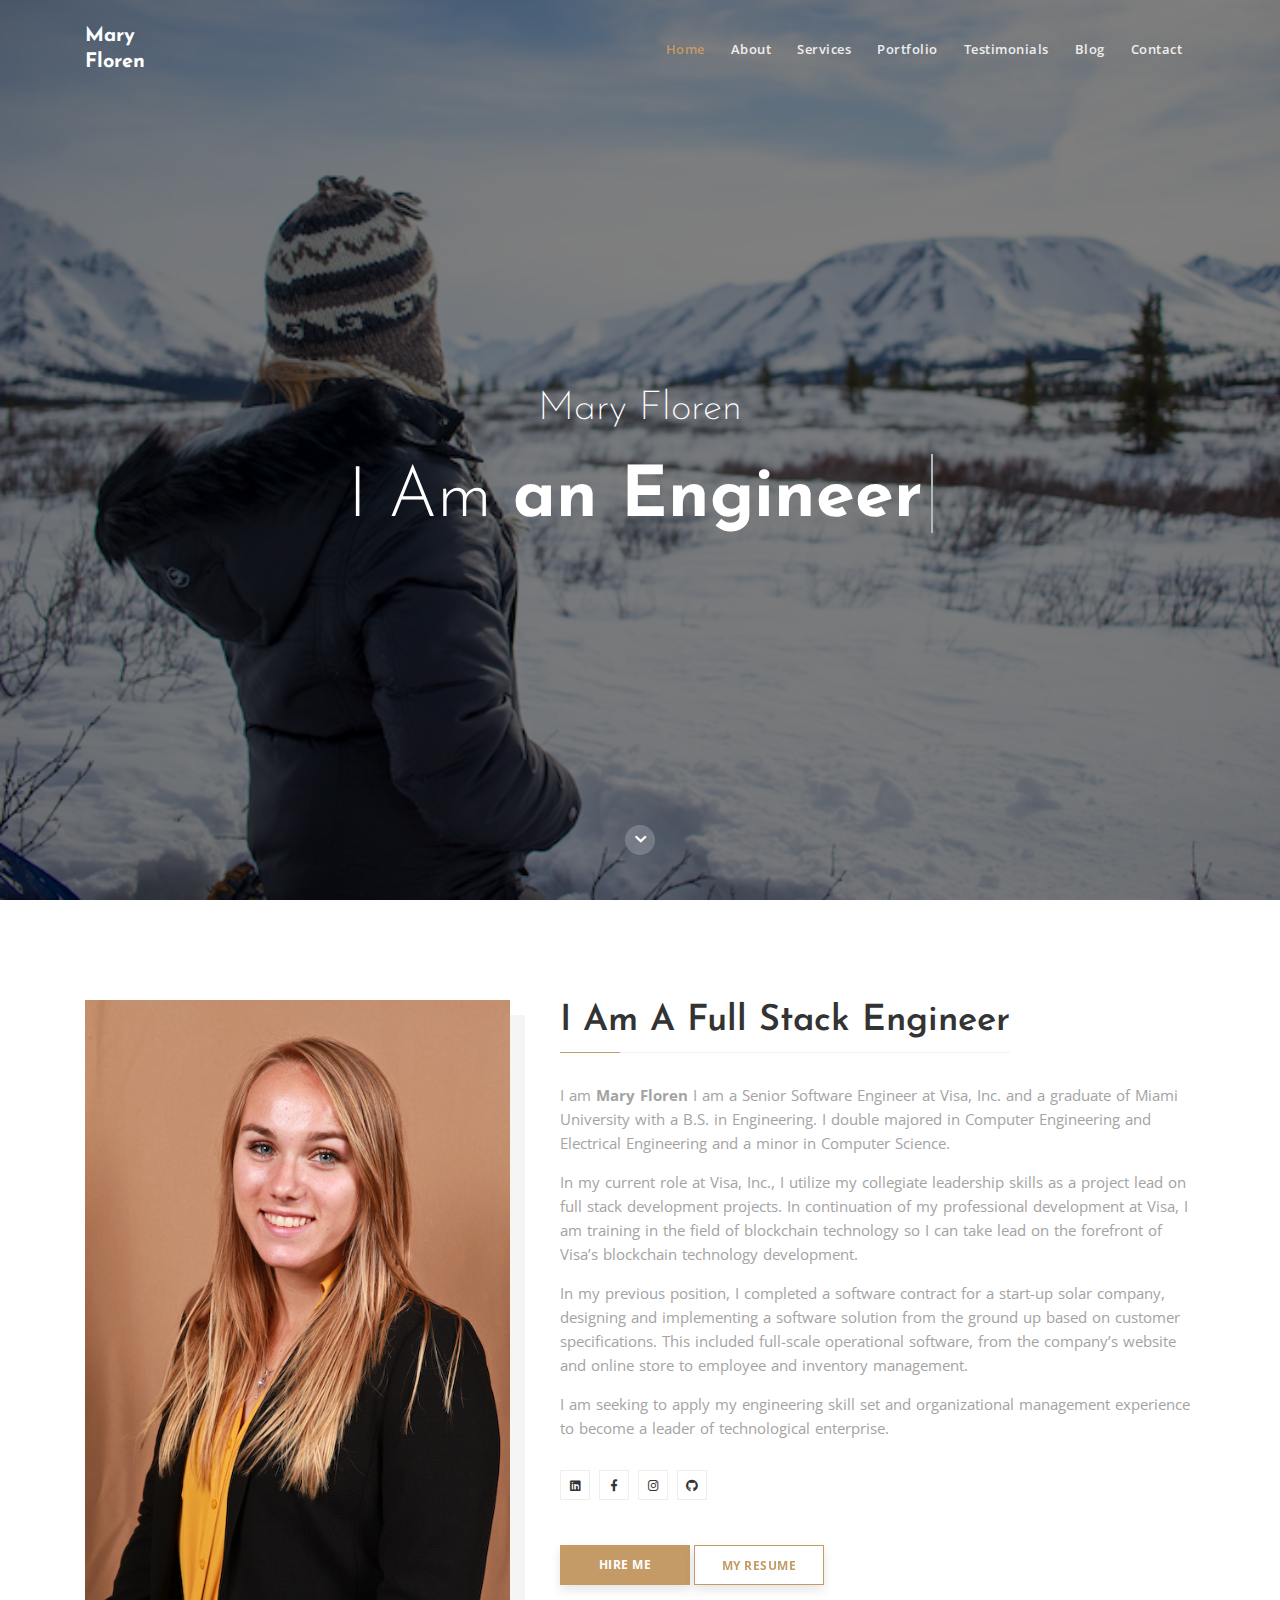
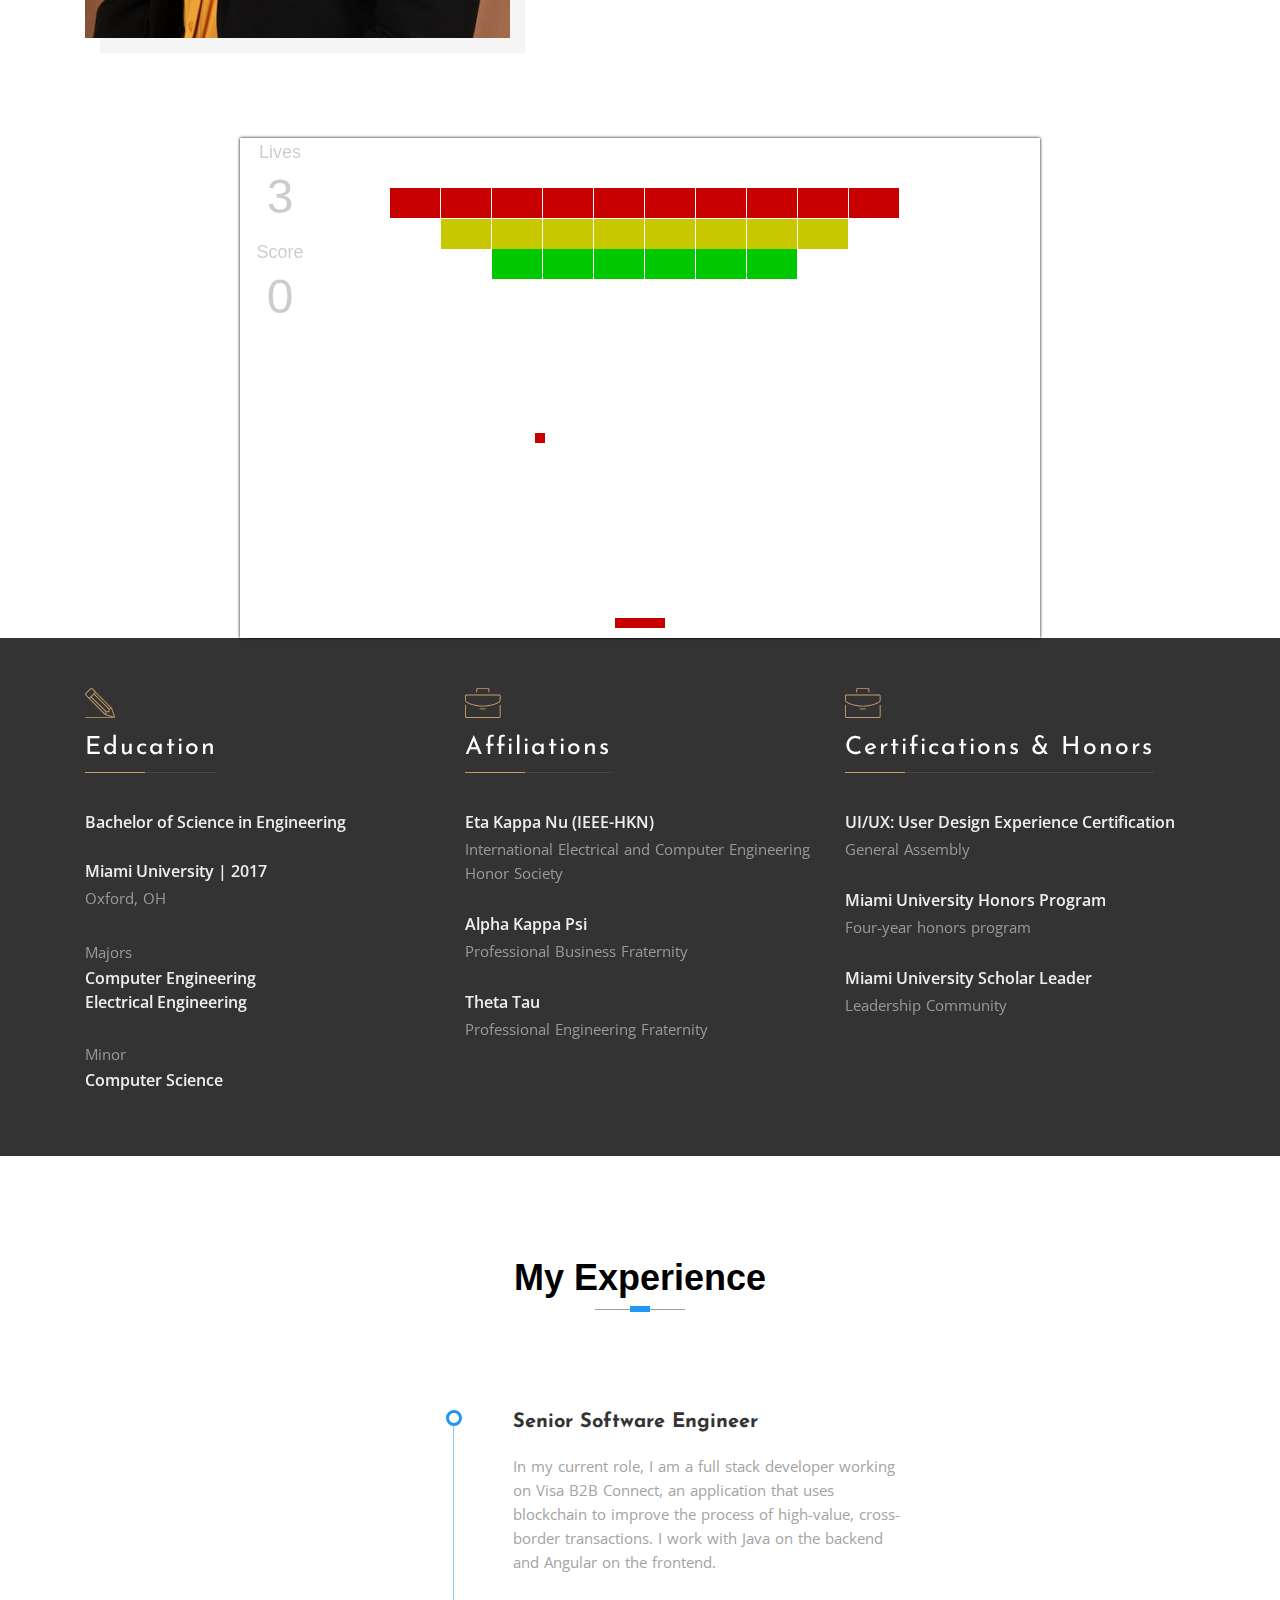
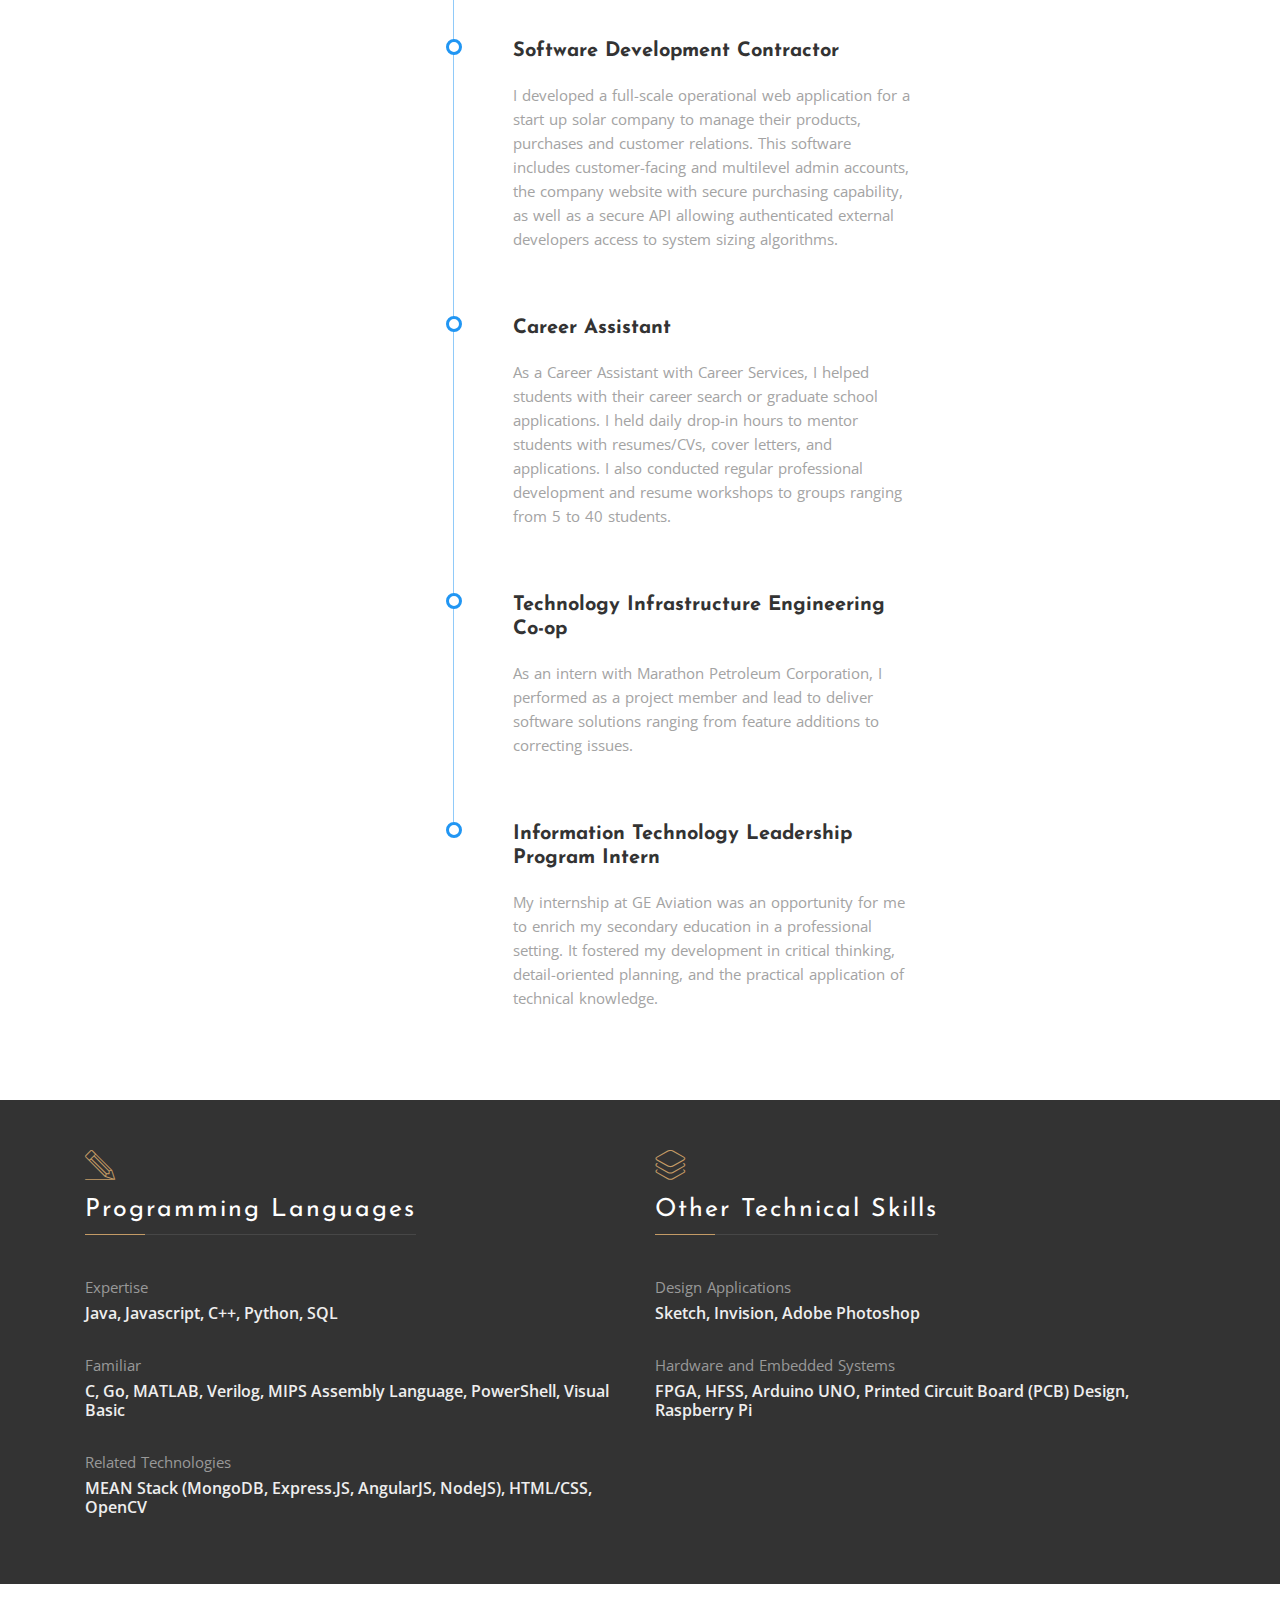
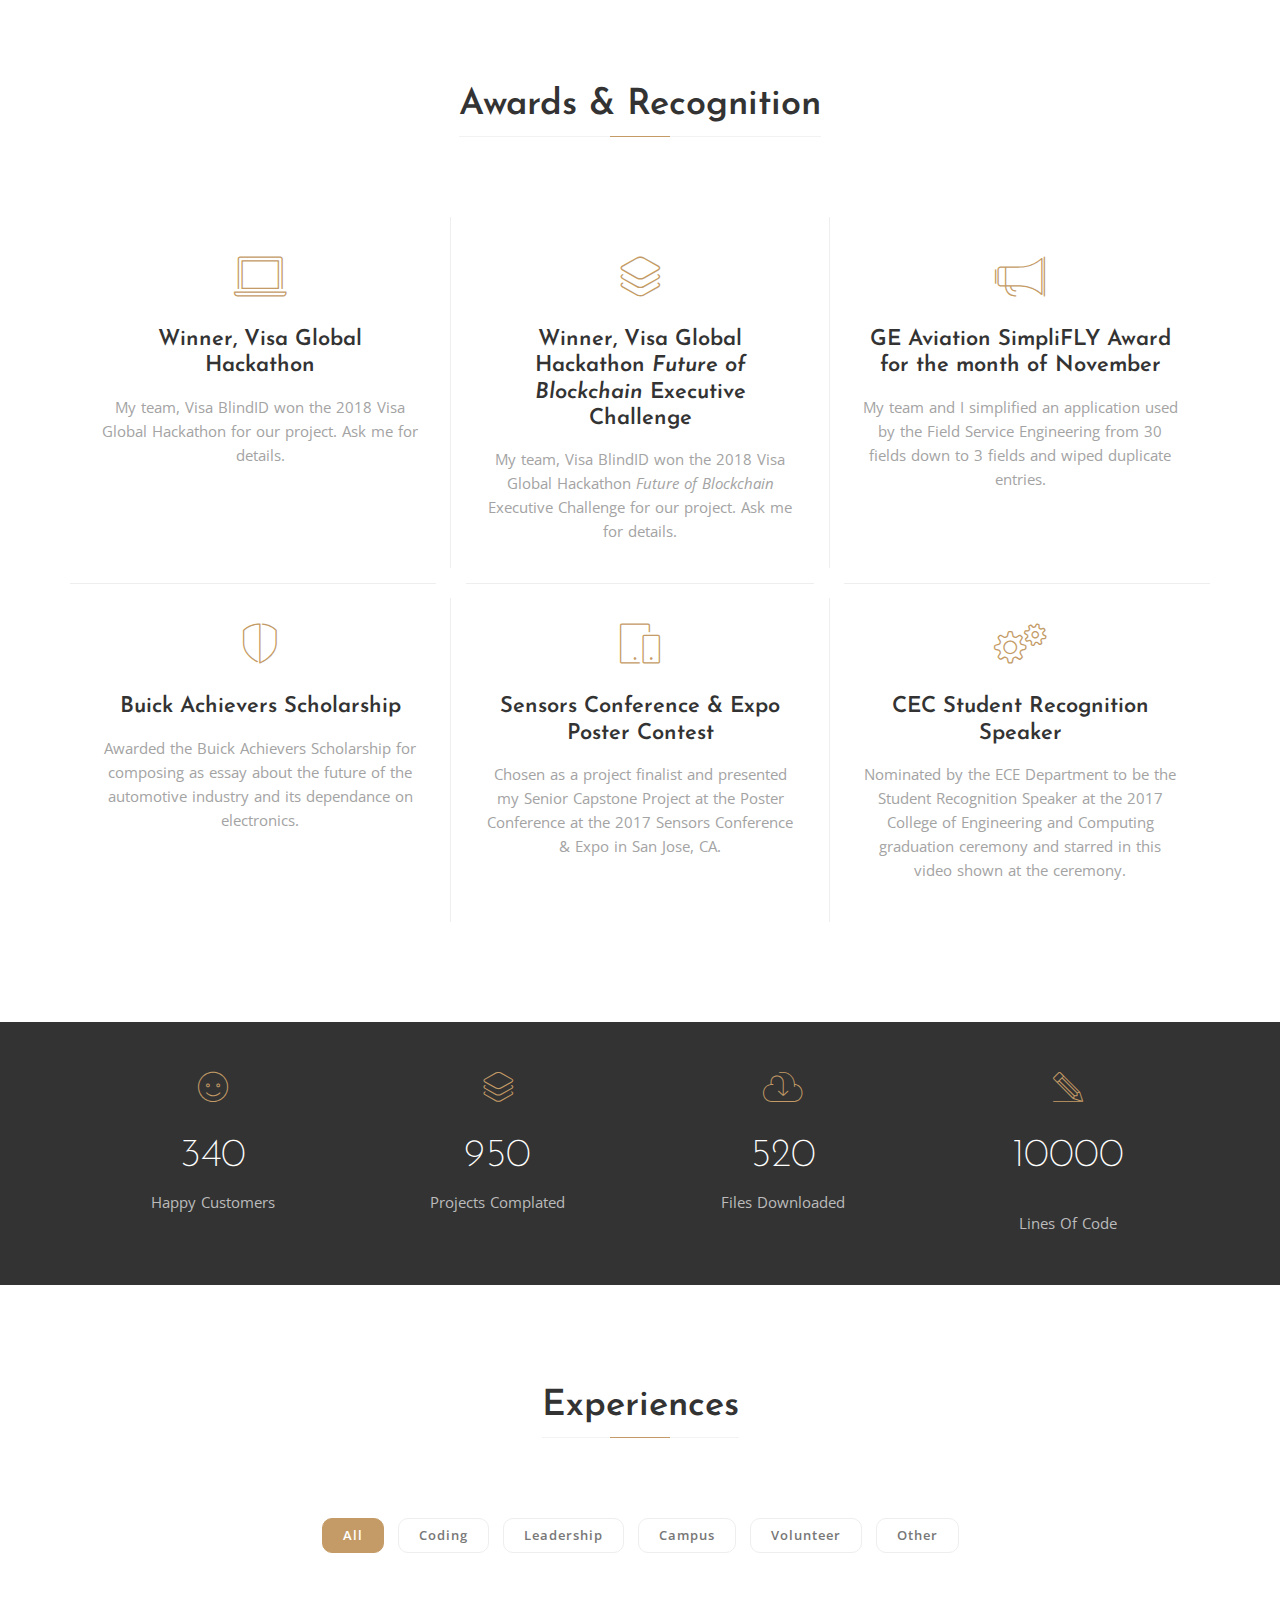
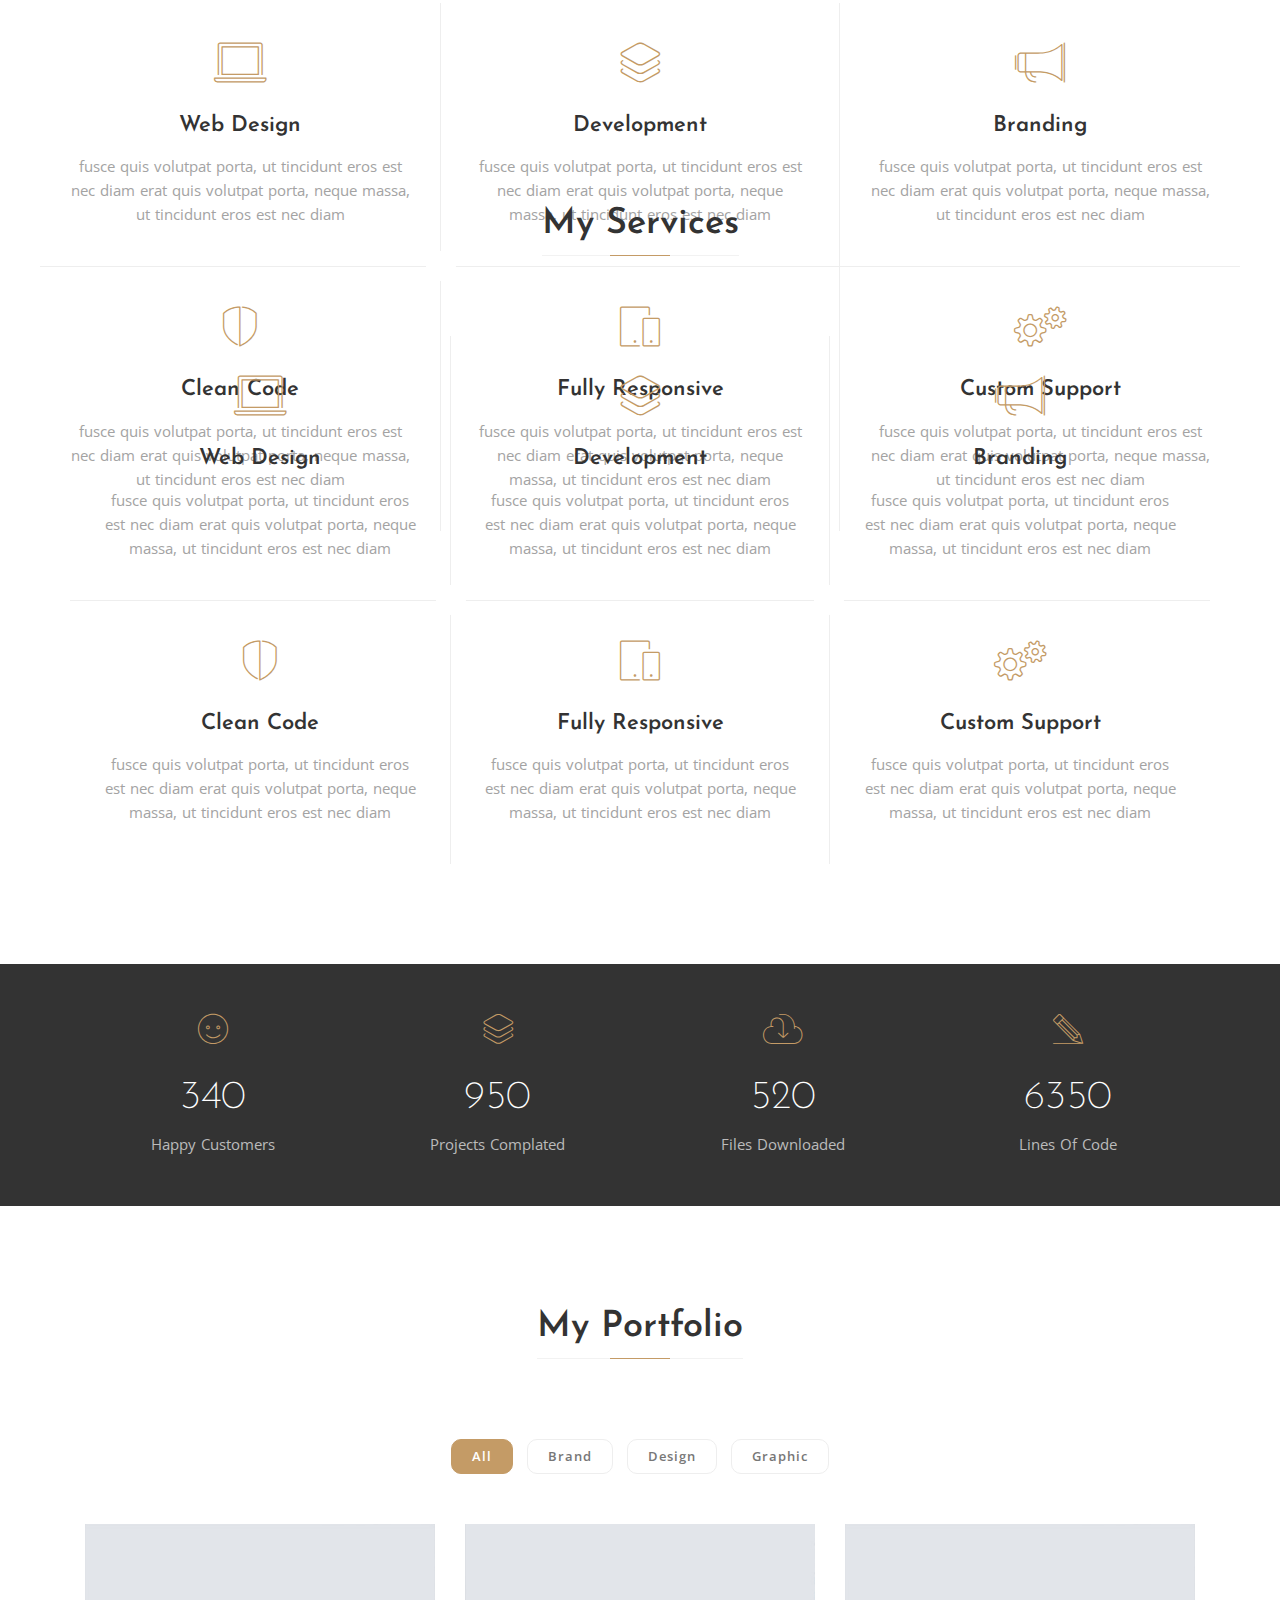
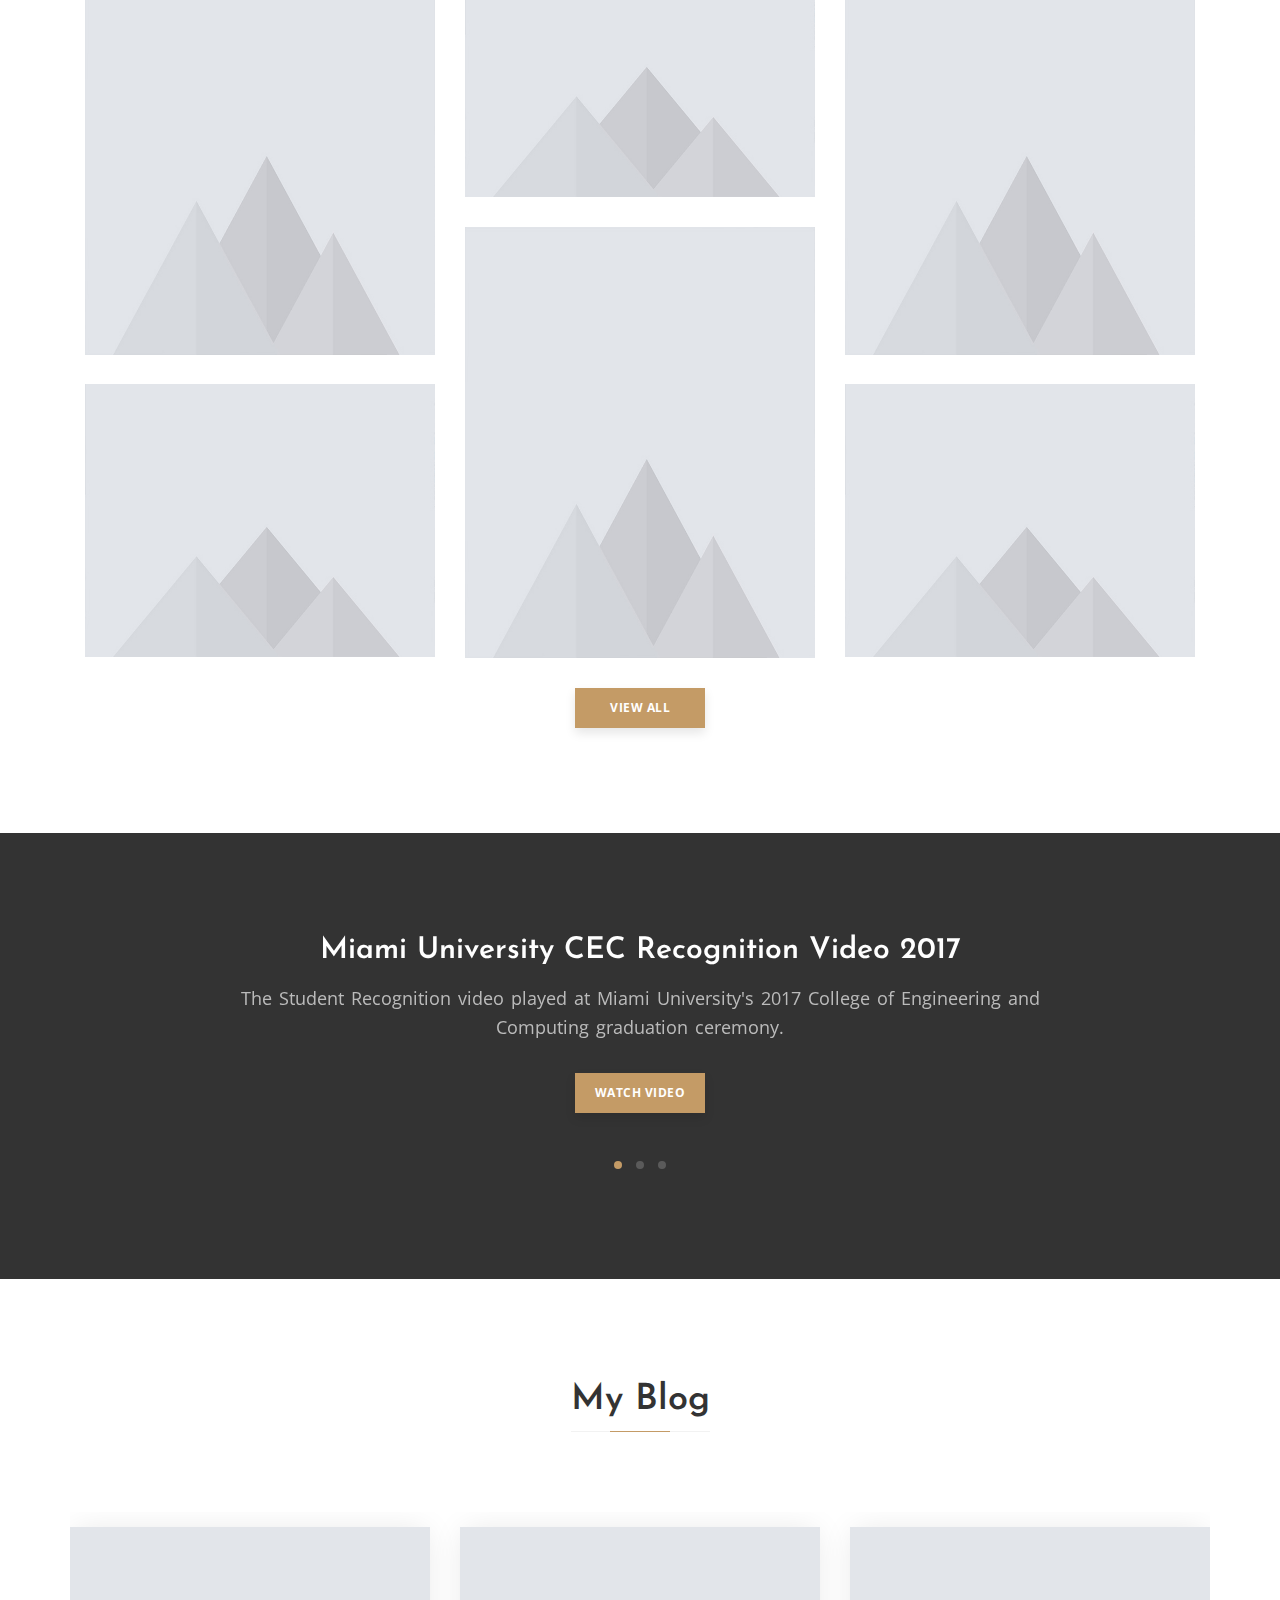
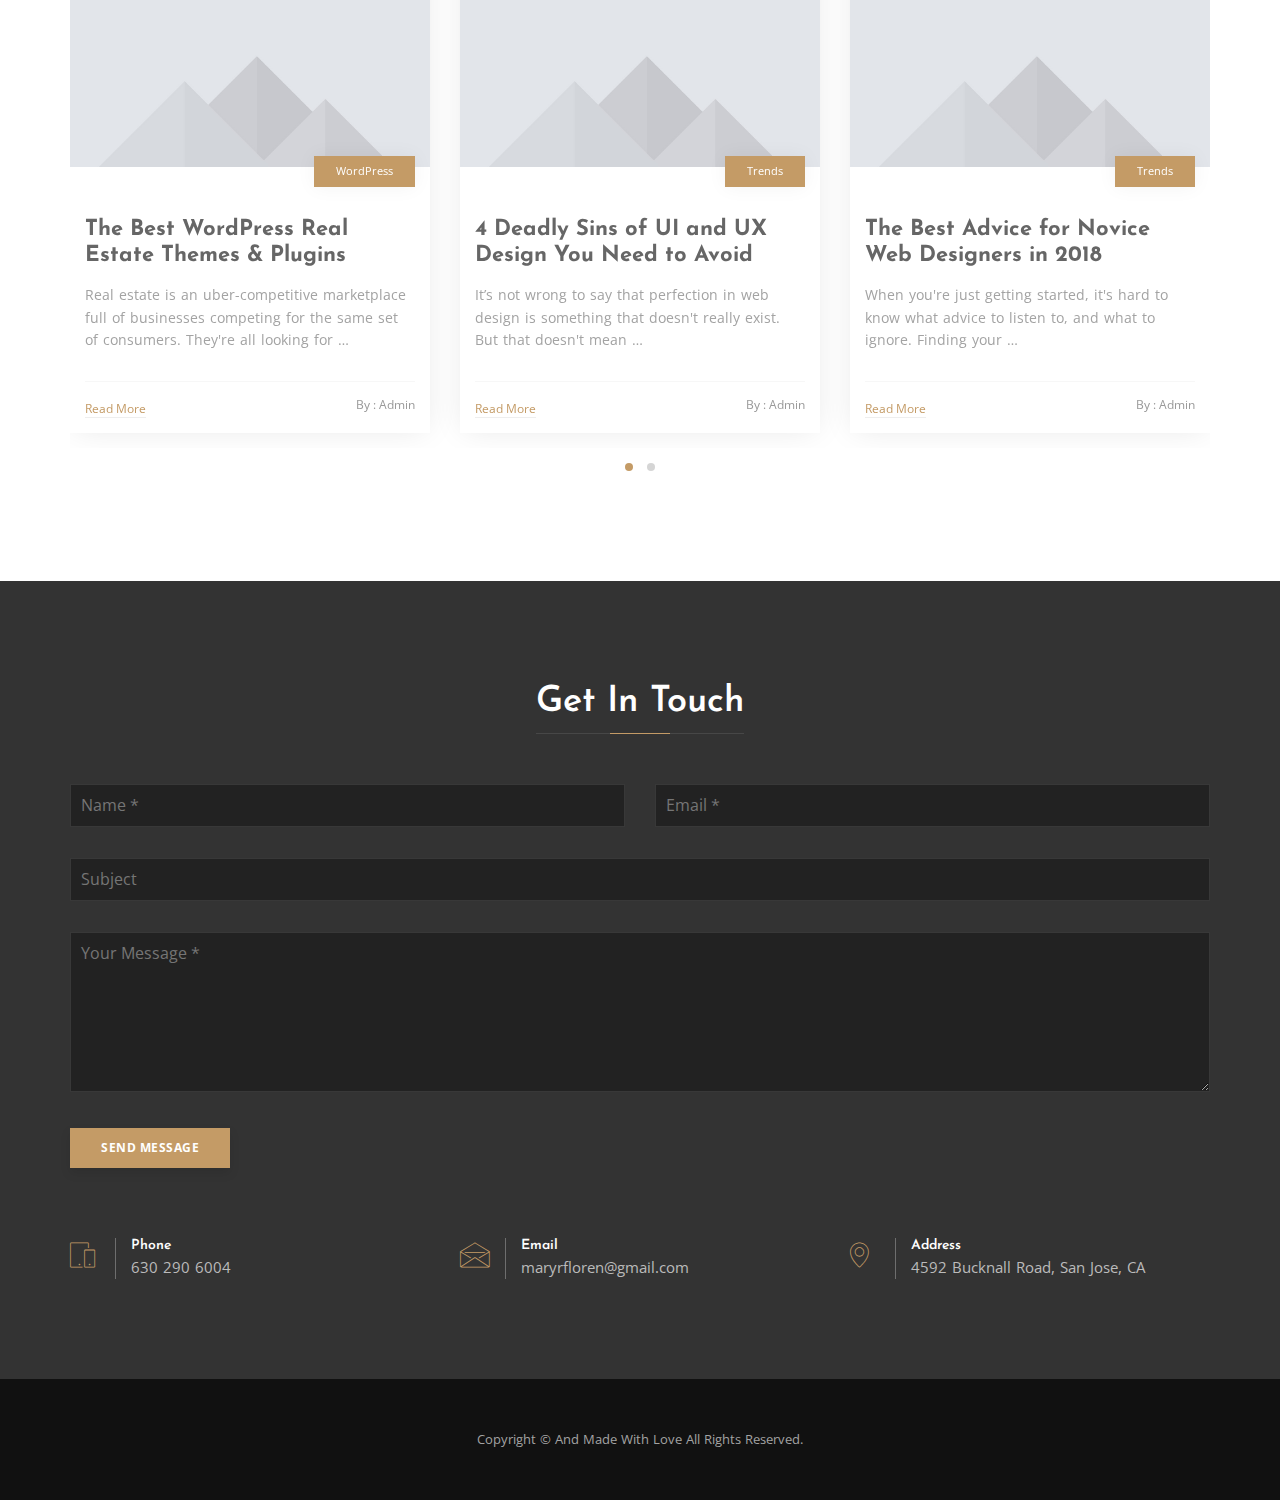
<file: personala/index.html>
<!DOCTYPE html>
 <html lang="zxx">

    <head>

    	<!-- Metas -->
        <meta charset="utf-8">
		<meta http-equiv="X-UA-Compatible" content="IE=edge" />
        <meta name="viewport" content="width=device-width, initial-scale=1, maximum-scale=1" />
		<meta name="keywords" content="HTML5 Template Personala onepage themeforest" />
		<meta name="description" content="Personala - Onepage Multi-Purpose HTML5 Template" />
		<meta name="author" content="His7am" />

		<!-- Title  -->
		<title>Mary Floren</title>

		<!-- Favicon -->
		<link rel="shortcut icon" href="img/favicon.ico" />

		<!-- Fonts -->
		<link href="https://fonts.googleapis.com/css?family=Open+Sans:300,400,500,600,700,800" rel="stylesheet" />
		<link href="https://fonts.googleapis.com/css?family=Josefin+Sans:100i,300,400,600,700" rel="stylesheet">
		
		<!-- Plugins -->
		<link rel="stylesheet" href="css/plugins.css" />

        <!-- Core Style Css -->
        <link rel="stylesheet" href="css/style.css" />

    </head>

    <body>



<!--FIX all issues with data-scroll-index="1"-->

















    	<!-- =====================================
    	==== Start Loading -->
    	<div class="loading">
    		<div class="text-center middle">
    			<div class="lds-ellipsis"><div></div><div></div><div></div><div></div></div>
    		</div>
    	</div>
    	<!-- End Loading ====
    	======================================= -->

       
    	<!-- =====================================
    	==== Start Navbar -->
		<nav class="navbar navbar-expand-lg">
			<div class="container">

			  <!-- Logo -->
			  <a class="logo" href="#">Mary Floren</a>

			  <button class="navbar-toggler" type="button" data-toggle="collapse" data-target="#navbarSupportedContent" aria-controls="navbarSupportedContent" aria-expanded="false" aria-label="Toggle navigation">
			    <span class="icon-bar"><i class="fas fa-bars"></i></span>
			  </button>

			  <!-- navbar links -->
			  <div class="collapse navbar-collapse" id="navbarSupportedContent">
			    <ul class="navbar-nav ml-auto">
			      <li class="nav-item">
			        <a class="nav-link active" href="#" data-scroll-nav="0">Home</a>
			      </li>
			      <li class="nav-item">
			        <a class="nav-link" href="#" data-scroll-nav="1">About</a>
			      </li>
			      <li class="nav-item">
			        <a class="nav-link" href="#" data-scroll-nav="2">Services</a>
			      </li>
			      <li class="nav-item">
			        <a class="nav-link" href="#" data-scroll-nav="3">Portfolio</a>
			      </li>
			      <li class="nav-item">
			        <a class="nav-link" href="#" data-scroll-nav="4">Testimonials</a>
			      </li>
			      <li class="nav-item">
			        <a class="nav-link" href="#" data-scroll-nav="5">Blog</a>
			      </li>
			      <li class="nav-item">
			        <a class="nav-link" href="#" data-scroll-nav="6">Contact</a>
			      </li>
			    </ul>
			  </div>
			</div>
		</nav>
    	<!-- End Navbar ====
    	======================================= -->


    	<!-- =====================================
    	==== Start Header -->
    	<header class="header valign bg-img" data-scroll-index="0" data-overlay-dark="5" data-background="img/alaska3.png" data-stellar-background-ratio="0.5">
    		<div class="container">
    			<div class="row">
    				<div class="vertical-center full-width text-center caption">
    					<h2>Mary Floren</h2>
	    				<h1 class="cd-headline clip">
				            <span class="blc">I Am </span>
				            <span class="cd-words-wrapper">
				              <b class="is-visible">an Engineer</b>
                              <b>a Designer</b>
				              <b>a Developer</b>
                              <b>a Leader</b>
				            </span>
		          		</h1>
    				</div>
    			</div>
    		</div>

    		<div class="arrow">
				<a href="#" data-scroll-nav="1">
					<i class="fas fa-chevron-down"></i>
				</a>
			</div>
    	</header>
    	<!-- End Header ====
    	======================================= -->


    	<!-- =====================================
    	==== Start Hero -->
    	<section class="hero section-padding" data-scroll-index="1">
    		<div class="container">
    			<div class="row">
    				<div class="col-lg-5">
    					<div class="hero-img mb-md50">
    						<img src="img/headshot.jpg" alt="">
    					</div>
    				</div>
    				<div class="col-lg-7">
    					<div class="content">
							<h4 class="title title-left">I Am A Full Stack Engineer</h4>
    						<p>I am <span>Mary Floren</span> I am a Senior Software Engineer at Visa, Inc. and a graduate of Miami University with a B.S. in Engineering. I double majored in Computer Engineering and Electrical Engineering and a minor in Computer Science.</p>
                            <p>In my current role at Visa, Inc., I utilize my collegiate leadership skills as a project lead on full stack development projects. In continuation of my professional development at Visa, I am training in the field of blockchain technology so I can take lead on the forefront of Visa’s blockchain technology development. </p>
                            <p>In my previous position, I completed a software contract for a start-up solar company, designing and implementing a software solution from the ground up based on customer specifications. This included full-scale operational software, from the company’s website and online store to employee and inventory management.</p>
                            <p>I am seeking to apply my engineering skill set and organizational management experience to become a leader of technological enterprise.</p>
    						

    						<div class="social-icon">
    							<a href="https://www.linkedin.com/in/maryfloren/">
    								<span class="icon"><i class="fab fa-linkedin"></i></span>
    							</a>
                                <a href="https://www.facebook.com/mary.floren.5">
                                    <span class="icon"><i class="fab fa-facebook-f"></i></span>
                                </a>
    							<a href="https://www.instagram.com/marymary75/">
    								<span class="icon"><i class="fab fa-instagram"></i></span>
    							</a>
    							<a href="https://www.github.com/florenm2">
    								<span class="icon"><i class="fab fa-github"></i></span>
    							</a>
    						</div>

    						<span class="buton text-center">
                                <!-- href="mailto:example@email.com" -->
							  <a href="" front="Hire Me" back="&#xf1d8;" data-scroll-nav="6"></a>
							</span>
							<span class="buton buton-bord text-center">
							  <a href="Mary_Floren_Resume.pdf" front="My Resume" back="&#xf019;" download="Mary_Floren_Resume.pdf"></a>
							</span>
    					</div>
    				</div>
    			</div>
    		</div>
    	</section>
    	<!-- End Hero ====
    	======================================= -->


    	<!-- =====================================
		==== Start Resume -->
		
		<canvas width="800" height="500" id="myGameCanvas">
				<p>Your browser does not support this feature</p>
			  </canvas>

			  

    	<section class="resume bg-img" data-overlay-dark="8" data-background="img/b4.jpg" data-scroll-index="1">
    		<div class="container">
    			<div class="row">
    				<div class="col-lg-4 col-sm-6">
    					<div class="item mb-md50">
    						<span class="icon icon-pencil"></span><br>
    						<h5 class="title title-left">Education</h5>
    						<ul>
    							<li>
    								<h6>Bachelor of Science in Engineering</h6>
								</li>
								<li>
									<h6>Miami University | 2017</h6>
									<p>Oxford, OH</p>
								</li>
    							<li>
    								<p>Majors</p>
    								<h6>Computer Engineering</h6>
                                    <h6>Electrical Engineering</h6>
    							</li>
    							<li>
    								<p>Minor</p>
    								<h6>Computer Science</h6>
								</li>
    						</ul>
    					</div>
    				</div>
					<div class="col-lg-4 col-sm-6">
						<div class="item mb-md50">
							<span class="icon icon-briefcase"></span><br>
							<h5 class="title title-left">Affiliations</h5>
							<ul>
								<li>
									<h6>Eta Kappa Nu (IEEE-HKN)</h6>
									<p>International Electrical and Computer Engineering Honor Society</p>
								</li>
								<li>
									<h6>Alpha Kappa Psi</h6>
									<p>Professional Business Fraternity</p>
								</li>
								<li>
									<h6>Theta Tau</h6>
									<p>Professional Engineering Fraternity</p>
								</li>
							</ul>
						</div>
					</div>
					<!-- <div class="col-lg-4 col-sm-6">
						<div class="item mb-md50">
							<span class="icon icon-briefcase"></span><br>
							<h5 class="title title-left">Certification & Honors</h5>
							<ul>
								<li>
									<h6>General Assembly</h6>
									<p>UI/UX: User Design Experience</p>
								</li>
							</ul>
						</div>
					</div> -->
    				<div class="col-lg-4 col-sm-6">
    					<div class="item mb-md50">
    						<span class="icon icon-briefcase"></span><br>
    						<h5 class="title title-left">Certifications & Honors</h5>
    						<ul>
								<li>
									<h6>UI/UX: User Design Experience Certification</h6>
									<p>General Assembly</p>
								</li>
								<li>
									<h6>Miami University Honors Program</h6>
									<p>Four-year honors program</p>
								</li>
								<li>
									<h6>Miami University Scholar Leader</h6>
									<p>Leadership Community</p>
								</li>
    						</ul>
    					</div>
					</div>
					
    				<!-- <div class="col-lg-6">
    					<div class="item skills">
    						<span class="icon icon-layers"></span><br>
    						<h5 class="title title-left">My Skills</h5>

    						<div class="skill">
    							<h6>Web Design <span>90%</span></h6>
    							<div class="skills-progress"><span data-value='90%'></span></div>
    						</div>
    						<div class="skill">
    							<h6>Development <span>80%</span></h6>
    							<div class="skills-progress"><span data-value='80%'></span></div>
    						</div>
    						<div class="skill">
    							<h6>Branding <span>85%</span></h6>
    							<div class="skills-progress"><span data-value='85%'></span></div>
    						</div>
    						<div class="skill">
    							<h6>Marketing <span>75%</span></h6>
    							<div class="skills-progress"><span data-value='75%'></span></div>
    						</div>
    					</div>
					</div> -->
					

					<!-- <div class="col-lg-4">
						<div class="item skills">
							<span class="icon icon-layers"></span><br>
							<h5 class="title title-left">Skills</h5>
							<ul>
								<li>
									<h6>Expertise</h6>
									<p>Java, Javascript, C++, Python</p>
								</li>
							
							</ul>
						</div>
					</div> -->
    			</div>
    		</div>
    	</section>
    	<!-- End Resume ====
    	======================================= -->




<!-- START EXTRA INSERT -->




<!-- ==== Resume Section Start ==== -->
    <section class="timeline-section fix" id="timeline">
        <div class="container pt100 pb90">
            <div class="section-title mb100">
                <h2>My Experience</h2>
            </div>

            <div class="row mt40">

                <!-- Timeline Item -->
                <div class="col-md-offset-2 col-md-9">
                    <div class="timeline-item row">
                        <div class="col-md-6 col-sm-6 timeline-left wow fadeInUp" data-wow-delay="0.15s">
                            <div>
                                <h2>Visa Inc.</h2>
                                <p>April 2018-Today</p>
                            </div>
                        </div>
                        <div class="col-md-6 col-sm-6 timeline-right">
                            <h2>Senior Software Engineer</h2>
                            <p>In my current role, I am a full stack developer working on Visa B2B Connect, an application that uses blockchain to improve the process of high-value, cross-border transactions. I work with Java on the backend and Angular on the frontend.</p>
                        </div>
                    </div>
                    <!-- Timeline Item -->
                    <div class="timeline-item row">
                        <div class="col-md-6 col-sm-6 timeline-left wow fadeInUp" data-wow-delay="0.15s">
                            <div>
                                <h2>Distributed Energy Systems</h2>
                                <p>May 2016 - Jan 2018</p>
                            </div>
                        </div>
                        <div class="col-md-6 col-sm-6 timeline-right">
                            <h2>Software Development Contractor</h2>
                            <p>I developed a full-scale operational web application for a start up solar company to manage their products, purchases and customer relations. This software includes customer-facing and multilevel admin accounts, the company website with secure purchasing capability, as well as a secure API allowing authenticated external developers access to system sizing algorithms.</p>
                        </div>
                    </div>
                    <!-- Timeline Item -->
                    <div class="timeline-item row">
                        <div class="col-md-6 col-sm-6 timeline-left wow fadeInUp" data-wow-delay="0.15s">
                            <div>
                                <h2>Miami University Career Services</h2>
                                <p>August 2016 - May 2017</p>
                            </div>
                        </div>
                        <div class="col-md-6 col-sm-6 timeline-right">
                            <h2>Career Assistant</h2>
                            <p>As a Career Assistant with Career Services, I helped students with their career search or graduate school applications. I held daily drop-in hours to mentor students with resumes/CVs, cover letters, and applications. I also conducted regular professional development and resume workshops to groups ranging from 5 to 40 students.</p>
                        </div>
					</div>
					<!-- Timeline Item -->
                    <div class="timeline-item row">
                        <div class="col-md-6 col-sm-6 timeline-left wow fadeInUp" data-wow-delay="0.15s">
                            <div>
                                <h2>Marathon Petroleum Corporation</h2>
                                <p>May 2015 - August 2015</p>
                            </div>
                        </div>
                        <div class="col-md-6 col-sm-6 timeline-right">
                            <h2>Technology Infrastructure Engineering Co-op</h2>
                            <p>As an intern with Marathon Petroleum Corporation, I performed as a project member and lead to deliver software solutions ranging from feature additions to correcting issues.</p>
                        </div>
					</div>
					<!-- Timeline Item -->
                    <div class="timeline-item row">
                        <div class="col-md-6 col-sm-6 timeline-left wow fadeInUp" data-wow-delay="0.15s">
                            <div>
                                <h2>GE Aviation</h2>
                                <p>May 2014 - August 2014</p>
                            </div>
                        </div>
                        <div class="col-md-6 col-sm-6 timeline-right">
                            <h2>Information Technology Leadership Program Intern</h2>
                            <p>My internship at GE Aviation was an opportunity for me to enrich my secondary education in a professional setting. It fostered my development in critical thinking, detail-oriented planning, and the practical application of technical knowledge.</p>
                        </div>
                    </div>
                </div>
            </div>
        </div>
    </section>
	<!-- ==== Resume Section End ==== -->
	


	<!-- =====================================
    	==== Start Skills -->
    	<section class="skillset bg-img" data-overlay-dark="8" data-background="img/b4.jpg" data-scroll-index="1">
    		<div class="container">
    			<div class="row">
    				<div class="col-lg-6 col-sm-6">
    					<div class="item mb-md50">
    						<span class="icon icon-pencil"></span><br>
    						<h5 class="title title-left">Programming Languages</h5>
    						<ul>
								<li>
									<p>Expertise</p>
									<h6>Java, Javascript, C++, Python, SQL</h6>
								</li>
    							<li>
									<p>Familiar</p>
									<h6>C, Go, MATLAB, Verilog, MIPS Assembly Language, PowerShell, Visual Basic</h6>
								</li>
								<li>
									<p>Related Technologies</p>
									<h6>MEAN Stack (MongoDB, Express.JS, AngularJS, NodeJS), HTML/CSS, OpenCV</h6>
								</li>
    						</ul>
    					</div>
    				</div>
					
					
    

					<div class="col-lg-6">
						<div class="item skills">
							<span class="icon icon-layers"></span><br>
							<h5 class="title title-left">Other Technical Skills</h5>
							<ul>
								<li>
									<p>Design Applications</p>
									<h6>Sketch, Invision, Adobe Photoshop</h6>
								</li>
								<li>
									<p>Hardware and Embedded Systems</p>
									<h6>FPGA, HFSS, Arduino UNO, Printed Circuit Board (PCB) Design, Raspberry Pi</h6>
								</li>
							</ul>
						</div>
					</div> 
    			</div>
    		</div>
    	</section>
    	<!-- End Skills ====
    	======================================= -->
		

		
<!-- =====================================
        ==== Start Services -->
        <section class="services section-padding" data-scroll-index="2">
            <div class="container">
                <div class="row">
                    
                    <div class="section-head full-width">
                        <h4 class="title">Awards &amp; Recognition</h4>
                    </div>

                    <div class="col-lg-4 col-md-6">
                        <div class="item mb-md50">
                            <span class="icon icon-laptop"></span>
                            <h6>Winner, Visa Global Hackathon</h6>
                            <p>My team, Visa BlindID won the 2018 Visa Global Hackathon for our project. Ask me for details.</p>
                        </div>
                    </div>
                    <div class="col-lg-4 col-md-6 active bolt">
                        <div class="item mb-md50">
                            <span class="icon icon-layers"></span>
                            <h6>Winner, Visa Global Hackathon <i>Future of Blockchain</i> Executive Challenge</h6>
                            <p>My team, Visa BlindID won the 2018 Visa Global Hackathon <i>Future of Blockchain</i> Executive Challenge for our project. Ask me for details.</p>
                        </div>
                    </div>
                    <div class="col-lg-4 col-md-6">
                        <div class="item mb-md50">
                            <span class="icon icon-megaphone"></span>
                            <h6>GE Aviation SimpliFLY Award for the month of November</h6>
                            <p>My team and I simplified an application used by the Field Service Engineering from 30 fields down to 3 fields and wiped duplicate entries.</p>
                        </div>
                    </div>
                    <div class="bord full-width"></div>
                    <div class="col-lg-4 col-md-6">
                        <div class="item mb-md50">
                            <span class="icon icon-shield"></span>
                            <h6>Buick Achievers Scholarship</h6>
                            <p>Awarded the Buick Achievers Scholarship for composing as essay about the future of the automotive industry and its dependance on electronics.</p>
                        </div>
                    </div>
                    <div class="col-lg-4 col-md-6 active">
                        <div class="item mb-sm50">
                            <span class="icon icon-mobile"></span>
                            <h6>Sensors Conference &amp; Expo Poster Contest</h6>
                            <p>Chosen as a project finalist and presented my Senior Capstone Project at the Poster Conference at the 2017 Sensors Conference &amp; Expo in San Jose, CA.</p>
                        </div>
                    </div>
                    <div class="col-lg-4 col-md-6">
                        <div class="item">
                            <span class="icon icon-gears"></span>
                            <h6>CEC Student Recognition Speaker</h6>
                            <p>Nominated by the ECE Department to be the Student Recognition Speaker at the 2017 College of Engineering and Computing graduation ceremony and starred in <a style="font-weight: bold;" href="https://youtu.be/NHF0mBrBAKM"></a>this video shown at the ceremony.</p>
                        </div>
					</div>
					
					
					<!-- <div class="bord full-width"></div>
                    <div class="col-lg-4 col-md-6">
                        <div class="item mb-md50">
                            <span class="icon icon-shield"></span>
                            <h6>Charles &amp; Ruth Isaac Scholarship</h6>
                            <p>The Charles &amp; Ruth Isaac Scholarship is a one year scholarship affiliated with admission into the Scholar Leader Leadership Program at Miami University.</p>
                        </div>
                    </div> -->
                    <!-- <div class="col-lg-4 col-md-6 active">
                        <div class="item mb-sm50">
                            <span class="icon icon-mobile"></span>
                            <h6>Redhawk Excellence Scholarship</h6>
                            <p>Awarded the Redhawk Excellence Scholarship, a four year merit-based scholarship.</p>
                        </div>
                    </div> -->
                    <!-- <div class="col-lg-4 col-md-6">
                        <div class="item">
                            <span class="icon icon-gears"></span>
                            <h6>First Theta Tau Brother of the Week</h6>
                            <p>Along with my Professional Development Committee Co-Chair, voted to be the very first Brother of the Week in Theta Tau.</p>
                        </div>
                    </div> -->

                </div>
            </div>
        </section>
        <!-- End Services ====
        ======================================= -->


        <!-- =====================================
        ==== Start Numbers -->
        <div class="numbers bg-img" data-stellar-background-ratio="0.5" data-overlay-dark="8" data-background="img/b3.jpg">
            <div class="container">
                <div class="row">
                    <div class="col-lg-3 col-md-6">
                        <div class="item mb-md50">
                            <span class="icon icon-happy"></span>
                            <h2 class="count">340</h2>
                            <p>Happy Customers</p>
                        </div>
                    </div>
                    <div class="col-lg-3 col-md-6">
                        <div class="item mb-md50">
                            <span class="icon icon-layers"></span>
                            <h2 class="count">950</h2>
                            <p>Projects Complated</p>
                        </div>
                    </div>
                    <div class="col-lg-3 col-md-6">
                        <div class="item mb-sm50">
                            <span class="icon icon-download"></span>
                            <h2 class="count">520</h2>
                            <p>Files Downloaded</p>
                        </div>
                    </div>
                    <div class="col-lg-3 col-md-6">
                        <div class="item">
                            <span class="icon icon-pencil"></span>
                            <h2 class="count">10000</h2>+
                            <p>Lines Of Code</p>
                        </div>
                    </div>
                </div>
            </div>
        </div>
        <!-- End Numbers ====
        ======================================= -->






<!-- END EXTRA INSERT -->














<!-- Experienes insert ====
        ======================================= -->


<!-- 

<section id="experience">
	<div class="container-fluid">
		<div class="resume-background">
			<h2 class="section-title">Experience</h2>

			<div class="portfolio-filter">
				<ul>
					<li class="filter" data-filter="all">all</li>
					<li class="filter" data-filter=".professional">Professional</li>
					<li class="filter" data-filter=".campus">Campus Jobs</li>
					<li class="filter" data-filter=".leadership">Leadership</li>
					<li class="filter" data-filter=".volunteer">Volunteer</li>
					<li class="filter" data-filter=".other">Other</li>
				</ul>
			</div>
			<div id="mix-container">
				<div class="row">
					<div class="col-xs-12 col-sm-6 col-md-6 mix professional">
						<div class="resume-box">
							<i class="icon icon-basic-case"></i>
							<h3 style="font-weight:bold;">Distributed Energy Partners</h3>
							<h5>Software Development Contractor</h5>
							<span>June 2016 – September 2017</span>
							<p>Created web application to manage customer relations including customer-side, developer and admin capabilities with MongoDB, Express,js, AngularJS and Node.js (MEAN stack). Developed a secure API allowing developers to use the SafeConnect system sizing algorithm. <br><br> See the website here: <a style="font-weight: bold;" href="https://www.safeconnectsolar.com">safeconnectsolar.com</a></p>
						</div>
					</div>
					<div class="col-xs-12 col-sm-6 col-md-6 mix volunteer">
						<div class="resume-box">
							<i class="icon icon-basic-case"></i>
							<h3 style="font-weight:bold;">The Game Haus</h3>
							<h5>Developer</h5>
							<span>August 2017 – current</span>
							<p>Performed regular maintenance and updates on The Game Haus' Word Press website. Altered sections of code and back end settings to increase speed and efficiency of the site. Fixed any issues.<br><br> See the website here: <a style="font-weight: bold;" href="http://www.thegamehaus.com">thegamehaus.com</a></p>
						</div>
					</div>
					<div class="col-xs-12 col-sm-6 mix professional">
						<div class="resume-box">
							<i class="icon icon-basic-case"></i>
							<h3 style="font-weight:bold;">GE Aviation</h3>
							<h5>Information Technology Leadership Program Intern</h5>
							<span>May 2014 – August 2014</span>
							<p>Simplified ad hoc report results from over 4000 returns to only 46 returns by editing the SQL code. Linked an engine information recording tool to internal databases regarding engine “births”. Created new tool for tracking non-GE parts on aircraft engines.</p>
						</div>
					</div>
					<div class="col-xs-12 col-sm-6 mix professional">
						<div class="resume-box">
							<i class="icon icon-basic-book"></i>
							<h3 style="font-weight:bold;">Marathon Petroleum Corporation</h3>
							<h5>Technology Infrastructure Intern</h5>
							<span>May 2015 – August 2015</span>
							<p>Constructed PowerShell scripts to transfer 600 Wilco email accounts and information to Marathon accounts. Created internal website using Bootstrap, C# and ASP.net MVC framework, used by employees to store and update chat room settings. Edited 300 lines of Visual Basic code to fix errors with disengaging incorrect employee ID’s.</p>
						</div>
					</div>
					<div class="col-xs-12 col-sm-6 mix campus">
						<div class="resume-box">
							<i class="icon icon-basic-case"></i>
							<h3 style="font-weight:bold;">Miami University Career Services</h3>
							<h5>Career Assistant</h5>
							<span>August 2016 – May 2017</span>
							<p>Conducted professional development and resume workshops to groups ranging from 5 to 40 students. Mentored students with resumes/CVs, cover letters, LinkedIn profiles and applications at daily drop-in hours.</p>
						</div>
					</div>
					<div class="col-xs-12 col-sm-6 mix campus">
						<div class="resume-box">
							<i class="icon icon-basic-book"></i>
							<h3 style="font-weight:bold;">Electrical and Computer Engineering Depertment Office</h3>
							<h5>Secretary</h5>
							<span>August 2014 – May 2015</span>
							<p>Answered phone calls, managed office traffic and visitors, and helped out with printing or other office needs. </p>
						</div>
					</div>
					<div class="col-xs-12 col-sm-6 mix volunteer">
						<div class="resume-box">
							<i class="icon icon-basic-case"></i>
							<h3 style="font-weight:bold;">Engineering Building Tours</h3>
							<h5>Tour Guide and Panelist</h5>
							<span>August 2015 – May 2017</span>
							<p>Led gruops of perspective students and families through the main Engineering Building, explaining each area and department accordingly. Served on a panel to answer questions about the school and fields.</p>
						</div>
					</div>
					<div class="col-xs-12 col-sm-6 mix volunteer">
						<div class="resume-box">
							<i class="icon icon-basic-case"></i>
							<h3 style="font-weight:bold;">Cincinnati Walk For Wishes</h3>
							<h5>Volunteer</h5>
							<span>July 2014</span>
							<p>Organized volunteer event for GE interns to volunteer at the Cincinnati Walk For Wishes.</p>
						</div>
					</div>
					<div class="col-xs-12 col-sm-6 mix professional">
						<div class="resume-box">
							<i class="icon icon-basic-book"></i>
							<h3 style="font-weight:bold;">Our Savior Lutheran Church</h3>
							<h5>Audio &amp; Visual Coordinator</h5>
							<span>August 2008 – August 2013</span>
							<p>Set up and managed equipment for the computers, projectors, and sound system each service. Controlled microphones, lighting, and the visual on the projectors. Trained 3 new workers on handling and assembling equipment, troubleshooting, and general procedures.</p>
						</div>
					</div>
					<div class="col-xs-12 col-sm-6 mix other">
						<div class="resume-box">
							<i class="icon icon-basic-case"></i>
							<h3 style="font-weight:bold;">United Postal Service</h3>
							<h5>Driver Helper</h5>
							<span>December 2015 – January 2016</span>
							<p>Delivered over 500 packages per day. Took package from the driver and walked it to the doorstep. If needed, gathered signature from the recipient.</p>
						</div>
					</div>
					<div class="col-xs-12 col-sm-6 mix volunteer">
						<div class="resume-box">
							<i class="icon icon-basic-case"></i>
							<h3 style="font-weight:bold;">Knolls of Oxford</h3>
							<h5>Technology Volunteer</h5>
							<span>August 2013-May 2014</span>
							<p>Aided elderly residents in updating and using iPads, computers, cameras, and other technology. Accompanied residents to meals and regularly spent time with them.</p>
						</div>
					</div>
					<div class="col-xs-12 col-sm-6 mix leadership">
						<div class="resume-box">
							<i class="icon icon-basic-case"></i>
							<h3 style="font-weight:bold;">College of Engineering and Computing Student Council</h3>
							<h5>President</h5>
							<span>December 2013 – December 2015</span>
							<p>Developed organization from 2 to 35 members and 6 executive positions. Worked directly with the Dean on the Miami 2020 Plan proposal. Arranged and directed the 2014, 2015 CEC Student Organization Fair and 2013, 2014 Senior Design Expo. Led weekly full-body and executive board meetings.</p>
						</div>
					</div>
					<div class="col-xs-12 col-sm-6 mix leadership">
						<div class="resume-box">
							<i class="icon icon-basic-case"></i>
							<h3 style="font-weight:bold;">Electrical and Computer Engineering Student Advisory Council</h3>
							<h5>Vice President</h5>
							<span>January 2016 – January 2017</span>
							<p>Chosen by the chair of the department to be a part of the Council and plan events and tutoring for the department. Arranged annual ECE After Dark event and ECE picnic as well as co-managed group meetings.</p>
						</div>
					</div>
					<div class="col-xs-12 col-sm-6 mix leadership">
						<div class="resume-box">
							<i class="icon icon-basic-case"></i>
							<h3 style="font-weight:bold;">Theta Tau Professional Engineering Fraternity</h3>
							<h5>Profesional Development Co-Chair</h5>
							<span>May 2015 – December 2015</span>
							<p>Designed plan of 15 weekly professional talks and events. Organized networking events with companies, including Post-Career Fair Mixer with 25 companies.</p>
						</div>
					</div>
					<div class="col-xs-12 col-sm-6 mix leadership">
						<div class="resume-box">
							<i class="icon icon-basic-case"></i>
							<h3 style="font-weight:bold;">Miami University Honors Program</h3>
							<h5>Student Ambassador</h5>
							<span>May 2015 – December 2015</span>
							<p>Served on a weekly panel in front of tour groups to speak about the Honors Program. Led weekly tours through dorm room and helped promote the program.</p>
						</div>
					</div>
					 <div class="col-xs-12 col-sm-6 mix leadership">
						<div class="resume-box">
							<i class="icon icon-basic-case"></i>
							<h3 style="font-weight:bold;">Voice of Glenbard North High School</h3>
							<h5>Announcer</h5>
							<span>August 2011 – May 2013</span>
							<p>Presented the daily announcements to 4,000 students and staff members. Improvised introductions and sign-offs, improving dynamic communication skills and ability to adjust to new situations. Mentored successor by showing daily routine and giving speaking exercises and critiquing run-throughs.</p>
						</div>
					</div>
					<div class="col-xs-12 col-sm-6 mix leadership">
						<div class="resume-box">
							<i class="icon icon-basic-case"></i>
							<h3 style="font-weight:bold;">Scholar Leader Living Learning Community</h3>
							<h5>Member</h5>
							<span>August 2014 – May 2015</span>
							<p>Chosen from an elite pool of applicants to live in the Scholar Leader Dorm and study interact with a diverse group of individuals. Engaged in a three day leadership building retreat focused on self awareness and team work. </p>
						</div>
					</div>
				</div>
			</div>
		</div>
	</div>
</section> -->


<section class="experience section-padding" data-scroll-index="2">
	<div class="container">
		<div class="row">
			
			<div class="section-head full-width">
				<h4 class="title">Experiences</h4>
			</div>
			<div class="row justify-content-center">

			<!-- filter links -->
			<div class="XPfiltering text-center mb-50">
				<span data-filter='*' class="active">All</span>
				<span data-filter='.cs'>Coding</span>
				<span data-filter='.leadership'>Leadership</span>
				<span data-filter='.campus'>Campus</span>
				<span data-filter='.volunteer'>Volunteer</span>
				<span data-filter='.other'>Other</span>
			</div>

			<!-- <div class="col-md-6 col-lg-4 items graphic">
					<div class="item-img">
						<img src="img/portfolio/1.jpg" alt="image">
						<div class="item-img-overlay text-center valign">
							<div class="overlay-info vertical-center full-width">
								<h6>Design . Motion</h6>
								<h5>Crearive Design</h5>
							</div>
							<a href="img/portfolio/1.jpg" class="link">
								<i class="fas fa-eye"></i>
							</a>
						</div>
					</div>
				</div> -->

				<div class="XPgallery full-width">
			<div class ="row">
			<div class="col-lg-4 col-md-6 items cs">
				<div class="item mb-md50">
					<span class="icon icon-laptop"></span>
					<h6>Web Design</h6>
					<p>fusce quis volutpat porta, ut tincidunt eros est nec diam erat quis volutpat porta, neque massa, ut tincidunt eros est nec diam</p>
				</div>
			</div>
			<div class="col-lg-4 col-md-6 active bolt">
				<div class="item mb-md50">
					<span class="icon icon-layers"></span>
					<h6>Development</h6>
					<p>fusce quis volutpat porta, ut tincidunt eros est nec diam erat quis volutpat porta, neque massa, ut tincidunt eros est nec diam</p>
				</div>
			</div>
			<div class="col-lg-4 col-md-6">
				<div class="item mb-md50">
					<span class="icon icon-megaphone"></span>
					<h6>Branding</h6>
					<p>fusce quis volutpat porta, ut tincidunt eros est nec diam erat quis volutpat porta, neque massa, ut tincidunt eros est nec diam</p>
				</div>
			</div>
			<div class="bord full-width"></div>
			<div class="col-lg-4 col-md-6">
				<div class="item mb-md50">
					<span class="icon icon-shield"></span>
					<h6>Clean Code</h6>
					<p>fusce quis volutpat porta, ut tincidunt eros est nec diam erat quis volutpat porta, neque massa, ut tincidunt eros est nec diam</p>
				</div>
			</div>
			<div class="col-lg-4 col-md-6 active">
				<div class="item mb-sm50">
					<span class="icon icon-mobile"></span>
					<h6>Fully Responsive</h6>
					<p>fusce quis volutpat porta, ut tincidunt eros est nec diam erat quis volutpat porta, neque massa, ut tincidunt eros est nec diam</p>
				</div>
			</div>
			<div class="col-lg-4 col-md-6">
				<div class="item">
					<span class="icon icon-gears"></span>
					<h6>Custom Support</h6>
					<p>fusce quis volutpat porta, ut tincidunt eros est nec diam erat quis volutpat porta, neque massa, ut tincidunt eros est nec diam</p>
				</div>
			</div>
		</div>
	</div>
</div>
		</div>
	</div>
</section>




<!-- End Experience Insert ====
        ======================================= -->








    	<!-- =====================================
    	==== Start Services -->
    	<section class="services section-padding" data-scroll-index="2">
    		<div class="container">
    			<div class="row">
    				
    				<div class="section-head full-width">
    					<h4 class="title">My Services</h4>
    				</div>

    				<div class="col-lg-4 col-md-6">
    					<div class="item mb-md50">
    						<span class="icon icon-laptop"></span>
    						<h6>Web Design</h6>
    						<p>fusce quis volutpat porta, ut tincidunt eros est nec diam erat quis volutpat porta, neque massa, ut tincidunt eros est nec diam</p>
    					</div>
    				</div>
    				<div class="col-lg-4 col-md-6 active bolt">
    					<div class="item mb-md50">
    						<span class="icon icon-layers"></span>
    						<h6>Development</h6>
    						<p>fusce quis volutpat porta, ut tincidunt eros est nec diam erat quis volutpat porta, neque massa, ut tincidunt eros est nec diam</p>
    					</div>
    				</div>
    				<div class="col-lg-4 col-md-6">
    					<div class="item mb-md50">
    						<span class="icon icon-megaphone"></span>
    						<h6>Branding</h6>
    						<p>fusce quis volutpat porta, ut tincidunt eros est nec diam erat quis volutpat porta, neque massa, ut tincidunt eros est nec diam</p>
    					</div>
    				</div>
    				<div class="bord full-width"></div>
    				<div class="col-lg-4 col-md-6">
    					<div class="item mb-md50">
    						<span class="icon icon-shield"></span>
    						<h6>Clean Code</h6>
    						<p>fusce quis volutpat porta, ut tincidunt eros est nec diam erat quis volutpat porta, neque massa, ut tincidunt eros est nec diam</p>
    					</div>
    				</div>
    				<div class="col-lg-4 col-md-6 active">
    					<div class="item mb-sm50">
    						<span class="icon icon-mobile"></span>
    						<h6>Fully Responsive</h6>
    						<p>fusce quis volutpat porta, ut tincidunt eros est nec diam erat quis volutpat porta, neque massa, ut tincidunt eros est nec diam</p>
    					</div>
    				</div>
    				<div class="col-lg-4 col-md-6">
    					<div class="item">
    						<span class="icon icon-gears"></span>
    						<h6>Custom Support</h6>
    						<p>fusce quis volutpat porta, ut tincidunt eros est nec diam erat quis volutpat porta, neque massa, ut tincidunt eros est nec diam</p>
    					</div>
    				</div>

    			</div>
    		</div>
    	</section>
    	<!-- End Services ====
    	======================================= -->


    	<!-- =====================================
    	==== Start Numbers -->
    	<div class="numbers bg-img" data-stellar-background-ratio="0.5" data-overlay-dark="8" data-background="img/b3.jpg">
    		<div class="container">
    			<div class="row">
    				<div class="col-lg-3 col-md-6">
    					<div class="item mb-md50">
    						<span class="icon icon-happy"></span>
    						<h2 class="count">340</h2>
    						<p>Happy Customers</p>
    					</div>
    				</div>
    				<div class="col-lg-3 col-md-6">
    					<div class="item mb-md50">
    						<span class="icon icon-layers"></span>
    						<h2 class="count">950</h2>
    						<p>Projects Complated</p>
    					</div>
    				</div>
    				<div class="col-lg-3 col-md-6">
    					<div class="item mb-sm50">
    						<span class="icon icon-download"></span>
    						<h2 class="count">520</h2>
    						<p>Files Downloaded</p>
    					</div>
    				</div>
    				<div class="col-lg-3 col-md-6">
    					<div class="item">
    						<span class="icon icon-pencil"></span>
    						<h2 class="count">6350</h2>
    						<p>Lines Of Code</p>
    					</div>
    				</div>
    			</div>
    		</div>
    	</div>
    	<!-- End Numbers ====
    	======================================= -->


    	<!-- =====================================
    	==== Start Portfolio -->
    	<section class="portfolio section-padding" data-scroll-index="3">
			<div class="container">
				<div class="row">

    				<!-- Section-Head -->
    				<div class="section-head full-width">
    					<h4 class="title">My Portfolio</h4>
    				</div>

    			</div>

				<div class="row justify-content-center">

					<!-- filter links -->
					<div class="filtering text-center mb-50">
						<span data-filter='*' class="active">All</span>
						<span data-filter='.brand'>Brand</span>
						<span data-filter='.web'>Design</span>
						<span data-filter='.graphic'>Graphic</span>
					</div>

					<!-- gallery -->
					<div class="gallery full-width">

						<!-- gallery item -->
						<div class="col-md-6 col-lg-4 items graphic">
							<div class="item-img">
								<img src="img/portfolio/1.jpg" alt="image">
								<div class="item-img-overlay text-center valign">
									<div class="overlay-info vertical-center full-width">
										<h6>Design . Motion</h6>
										<h5>Crearive Design</h5>
									</div>
									<a href="img/portfolio/1.jpg" class="link">
										<i class="fas fa-eye"></i>
									</a>
								</div>
							</div>
						</div>

						<!-- gallery item -->
						<div class="col-md-6 col-lg-4 items web">
							<div class="item-img">
								<img src="img/portfolio/2.jpg" alt="image">
								<div class="item-img-overlay text-center valign">
									<div class="overlay-info vertical-center full-width">
										<h6>Design . Motion</h6>
										<h5>Crearive Design</h5>
									</div>
									<a href="img/portfolio/2.jpg" class="link">
										<i class="fas fa-eye"></i>
									</a>
								</div>
							</div>
						</div>

						<!-- gallery item -->
						<div class="col-md-6 col-lg-4 items graphic">
							<div class="item-img">
								<img src="img/portfolio/3.jpg" alt="image">
								<div class="item-img-overlay text-center valign">
									<div class="overlay-info vertical-center full-width">
										<h6>Design . Motion</h6>
										<h5>Crearive Design</h5>
									</div>
									<a href="img/portfolio/3.jpg" class="link">
										<i class="fas fa-eye"></i>
									</a>
								</div>
							</div>
						</div>

						<!-- gallery item -->
						<div class="col-md-6 col-lg-4 items web">
							<div class="item-img">
								<img src="img/portfolio/4.jpg" alt="image">
								<div class="item-img-overlay text-center valign">
									<div class="overlay-info vertical-center full-width">
										<h6>Design . Motion</h6>
										<h5>Crearive Design</h5>
									</div>
									<a href="img/portfolio/4.jpg" class="link">
										<i class="fas fa-eye"></i>
									</a>
								</div>
							</div>
						</div>

						<!-- gallery item -->
						<div class="col-md-6 col-lg-4 items brand">
							<div class="item-img">
								<img src="img/portfolio/5.jpg" alt="image">
								<div class="item-img-overlay text-center valign">
									<div class="overlay-info vertical-center full-width">
										<h6>Design . Motion</h6>
										<h5>Crearive Design</h5>
									</div>
									<a href="img/portfolio/5.jpg" class="link">
										<i class="fas fa-eye"></i>
									</a>
								</div>
							</div>
						</div>

						<!-- gallery item -->
						<div class="col-md-6 col-lg-4 items brand">
							<div class="item-img">
								<img src="img/portfolio/6.jpg" alt="image">
								<div class="item-img-overlay text-center valign">
									<div class="overlay-info vertical-center full-width">
										<h6>Design . Motion</h6>
										<h5>Crearive Design</h5>
									</div>
									<a href="img/portfolio/6.jpg" class="link">
										<i class="fas fa-eye"></i>
									</a>
								</div>
							</div>
						</div>

						<div class="clearfix"></div>
					</div>

					<div class="col-md-12 text-center">
						<span class="buton">
						  <a href="#0" front="View All" back="&#xf06e;"></a>
						</span>
					</div>

				</div>
			</div>
		</section>
    	<!-- End Portfolio ====
    	======================================= -->



		<!-- THIS IS REPEATED -->
    	<!-- =====================================
    	==== Start Testimonails -->
    	<section class="testimonials section-padding bg-img" data-overlay-dark="8" data-background="img/b2.jpg" data-scroll-index="4">
    		<div class="container">
    			<div class="row">

    				<!-- Section-Head -->
    				<!-- <div class="section-head full-width mb-50">
    					<span class="icon icon-quote"></span><br>
    					<h4 class="title">Testimonials</h4>
    				</div> -->

    				<div class="offset-md-1 col-md-10">
    					<div class="owl-carousel owl-theme text-center">
							<div class="citem">
								<h4>Miami University CEC Recognition Video 2017</h4>
								<p>The Student Recognition video played at Miami University's 2017 College of Engineering and Computing graduation ceremony.</p>
								<div class="col-md-12 text-center">
									<span class="buton">
										<a href="https://www.youtube.com/watch?v=NHF0mBrBAKM&feature=youtu.be" front="Watch Video" back="&#xf03d;"></a>
									</span>
								</div>
							</div>
	    					<div class="citem">
								<h4>"Mary Floren has become a household name in the College of Engineering and Computing."</h4>
								<p>Article - <i>Meet Mary Floren: President of CECSAC</i></p>
								<div class="col-md-12 text-center">
									<span class="buton">
										<a href="http://miamioh.edu/cec/news/2015/11/mary-floren-cecsac.html" front="Read Article" back="&#xf02d;"></a>
									</span>
								</div>
	    					</div>
	    					<div class="citem">
	    						<p>Lorem Ipsum is simply dummy text of the printing and industry. Lorem Ipsum has been the industry's standard dummy, when an unknown printer took a galley of type a type specimen book.</p>
	    						<h5>Alex Smith</h5><h6>Envato Author</h6>
	    					</div>
	    				</div>
    				</div>

    			</div>
    		</div>
    	</section>
    	<!-- End Testimonails ====
    	======================================= -->


    	<!-- =====================================
    	==== Start Blog -->
    	<section class="blog section-padding" data-scroll-index="5">
    		<div class="container">
    			<div class="row">
    				
    				<div class="section-head full-width">
    					<h4 class="title">My Blog</h4>
    				</div>

    				<div class="owl-carousel owl-theme">
    					<div class="pitem">
    						<div class="post-img">
    							<a href="#0">
    								<img src="img/blog/1.jpg" alt="">
    							</a>
    							<a href="#0" class="tag">WordPress</a>
    						</div>
    						<div class="content">
    							<h3>
    								<a href="#0">The Best WordPress Real Estate Themes & Plugins</a>
    							</h3>
    							<p>Real estate is an uber-competitive marketplace full of businesses competing for the same set of consumers. They're all looking for …</p>
    							<div class="info">
    								<span class="more">
    									<a href="#0">Read More</a>
    								</span>
    								<span class="by">
    									<a href="#0">By : Admin</a>
    								</span>
    							</div>
    						</div>
    					</div>
    					<div class="pitem">
    						<div class="post-img">
    							<a href="#0">
    								<img src="img/blog/2.jpg" alt="">
    							</a>
    							<a href="#0" class="tag">Trends</a>
    						</div>
    						<div class="content">
    							<h3>
    								<a href="#0">4 Deadly Sins of UI and UX Design You Need to Avoid</a>
    							</h3>
    							<p>It’s not wrong to say that perfection in web design is something that doesn't really exist. But that doesn't mean …</p>
    							<div class="info">
    								<span class="more">
    									<a href="#0">Read More</a>
    								</span>
    								<span class="by">
    									<a href="#0">By : Admin</a>
    								</span>
    							</div>
    						</div>
    					</div>
    					<div class="pitem">
    						<div class="post-img">
    							<a href="#0">
    								<img src="img/blog/3.jpg" alt="">
    							</a>
    							<a href="#0" class="tag">Trends</a>
    						</div>
    						<div class="content">
    							<h3>
    								<a href="#0">The Best Advice for Novice Web Designers in 2018</a>
    							</h3>
    							<p>When you're just getting started, it's hard to know what advice to listen to, and what to ignore. Finding your …</p>
    							<div class="info">
    								<span class="more">
    									<a href="#0">Read More</a>
    								</span>
    								<span class="by">
    									<a href="#0">By : Admin</a>
    								</span>
    							</div>
    						</div>
    					</div>
    					<div class="pitem">
    						<div class="post-img">
								<img src="img/blog/4.jpg" alt="">
    							<a href="#0" class="tag">ThemeForest</a>
    						</div>
    						<div class="content">
    							<h3>
    								<a href="#0">20 Stellar Science Fiction After Effects Templates</a>
    							</h3>
    							<p>We’ve assembled a collection of sci-fi After Effects templates most likely to induce awe and wonder and tried to pick …</p>
    							<div class="info">
    								<span class="more">
    									<a href="#0">Read More</a>
    								</span>
    								<span class="by">
    									<a href="#0">By : Admin</a>
    								</span>
    							</div>
    						</div>
    					</div>
    				</div>

    			</div>
    		</div>
    	</section>
    	<!-- End Blog ====
    	======================================= -->


    	<!-- =====================================
    	==== Start Contact -->
    	<section class="contact section-padding bg-img" data-overlay-dark="8" data-background="img/b5.jpg" data-scroll-index="6">
    		<div class="container">
    			<div class="row">
    				
    				<!-- Section-Head -->
    				<div class="section-head full-width mb-50">
    					<h4 class="title">Get In Touch</h4>
    				</div>

    				<form class="form full-width" id="contact-form" method="post" action="contact.php">
                        <div class="messages"></div>

                        <div class="controls">

                            <div class="row">
                                <div class="col-md-6">
                                    <div class="form-group">
                                        <input id="form_name" type="text" name="name" placeholder="Name *" required="required">
                                    </div>
                                </div>

                                 <div class="col-md-6">
                                    <div class="form-group">
                                        <input id="form_email" type="email" name="email" placeholder="Email *" required="required">
                                    </div>
                                </div>
                            </div>
                            <div class="row">
                                <div class="col-md-12">
                                    <div class="form-group">
                                        <input id="form_subject" type="text" name="subject" placeholder="Subject">
                                    </div>
                                </div>
                            </div>
                            <div class="row">
                                <div class="col-md-12">
                                    <div class="form-group">
                                        <textarea id="form_message" name="message" placeholder="Your Message *" rows="4" required="required"></textarea>
                                    </div>
                                </div>
                            </div>
                            <div class="row">
                            	<div class="col-md-12">
                                    <div class="form-group">
                                        <span class="buton buton-lg">
	                                    	<button type="submit" front="Send Message" back="&#xf35d;"></button>
										</span>
                                    </div>
                                </div>
                            </div>
                        </div>
                    </form>

                    <div class="info full-width">
                    	<div class="row">
                    		<div class="col-md-4">
                    			<div class="item mb-sm50">
                    				<span class="icon icon-mobile"></span>
                    				<div class="cont">
                    					<h6>Phone</h6>
                    					<p>630 290 6004</p>
                    				</div>
                    			</div>
                    		</div>
                    		<div class="col-md-4">
                    			<div class="item mb-sm50">
                    				<span class="icon icon-envelope"></span>
                    				<div class="cont">
                    					<h6>Email</h6>
                    					<p>maryrfloren@gmail.com</p>
                    				</div>
                    			</div>
                    		</div>
                    		<div class="col-md-4">
                    			<div class="item">
                    				<span class="icon icon-map-pin"></span>
                    				<div class="cont">
                    					<h6>Address</h6>
                    					<p>4592 Bucknall Road, San Jose, CA</p>
                    				</div>
                    			</div>
                    		</div>
                    	</div>
                    </div>

    			</div>
    		</div>
    	</section>
    	<!-- End Contact ====
    	======================================= -->


    	<!-- =====================================
    	==== Start Footer -->
    	<footer class="footer">
    		<p>Copyright &copy; And Made With Love All Rights Reserved.</p>
    	</footer>
    	<!-- End Footer ====
    	======================================= -->




       
        <!-- jQuery -->
		<script src="js/jquery-3.0.0.min.js"></script>
		<script src="js/jquery-migrate-3.0.0.min.js"></script>

		<!-- popper.min -->
		<script src="js/popper.min.js"></script>

	  	<!-- bootstrap -->
		<script src="js/bootstrap.min.js"></script>

		<!-- scrollIt -->
		<script src="js/scrollIt.min.js"></script>

		<!-- animated.headline -->
		<script src="js/animated.headline.js"></script>

		<!-- jquery.waypoints.min -->
		<script src="js/jquery.waypoints.min.js"></script>

		<!-- jquery.counterup.min -->
		<script src="js/jquery.counterup.min.js"></script>

		<!-- owl carousel -->
		<script src="js/owl.carousel.min.js"></script>

		<!-- jquery.magnific-popup js -->
		<script src="js/jquery.magnific-popup.min.js"></script>

		<!-- stellar js -->
		<script src="js/jquery.stellar.min.js"></script>

      	<!-- isotope.pkgd.min js -->
      	<script src="js/isotope.pkgd.min.js"></script>

      	<!-- validator js -->
      	<script src="js/validator.js"></script>

      	<!-- custom scripts -->
        <script src="js/scripts.js"></script>

        <!-- wow scripts -->
		<script src="js/wow.js"></script>
		
		<!-- game scripts -->
        <script src="js/game.js"></script>

    </body>
</html>
</file>
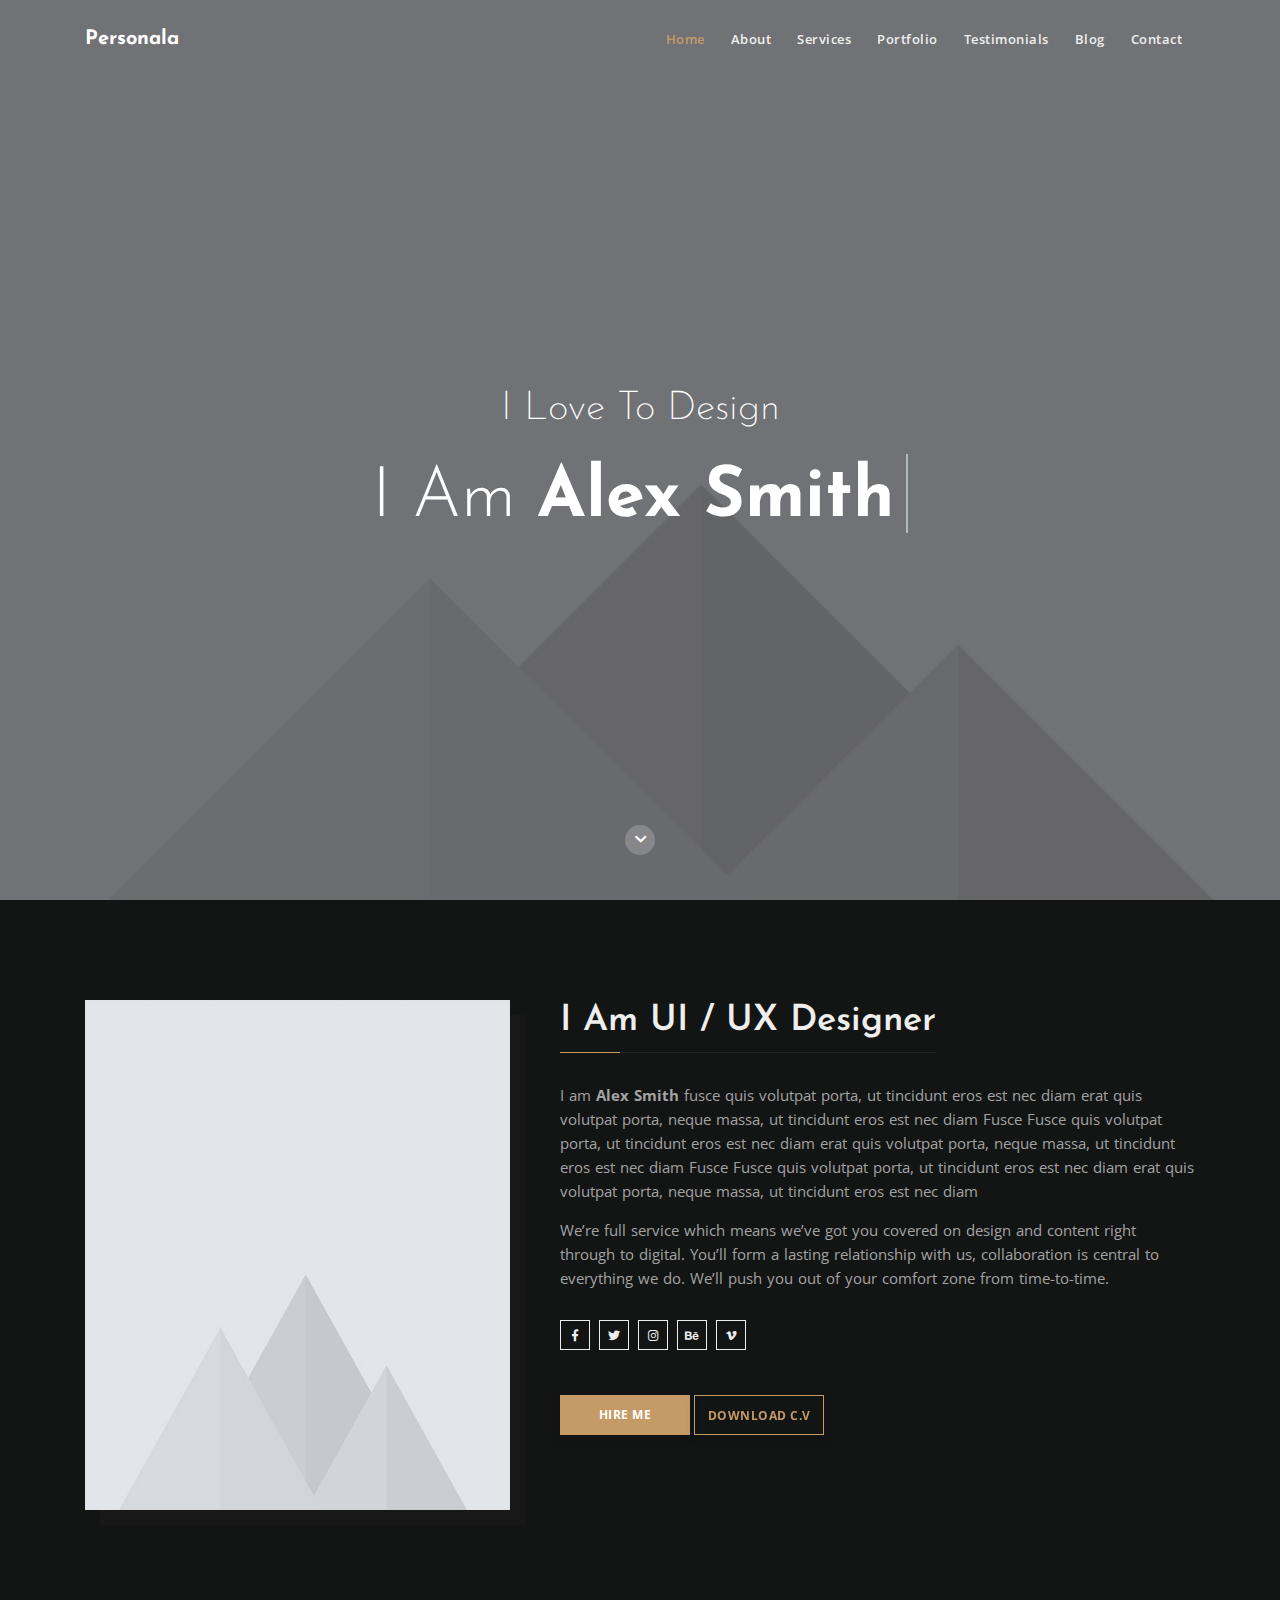
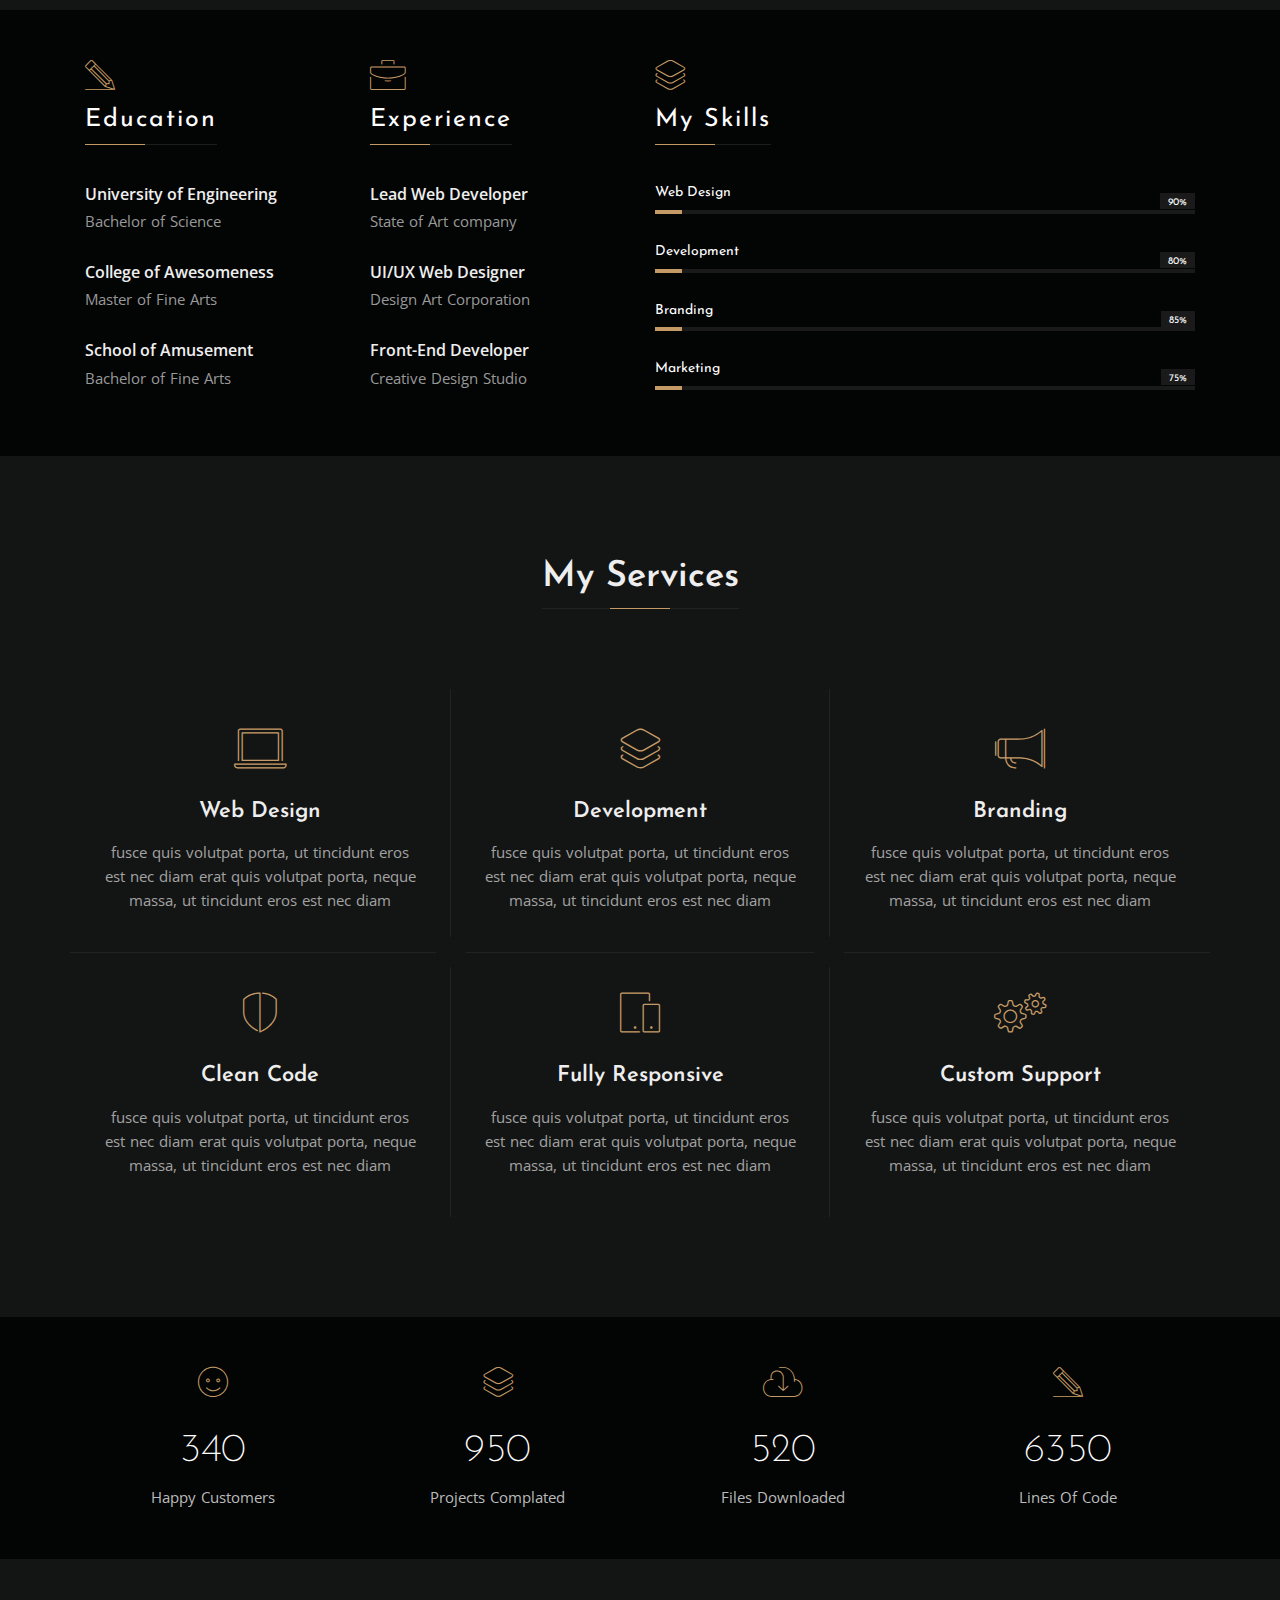
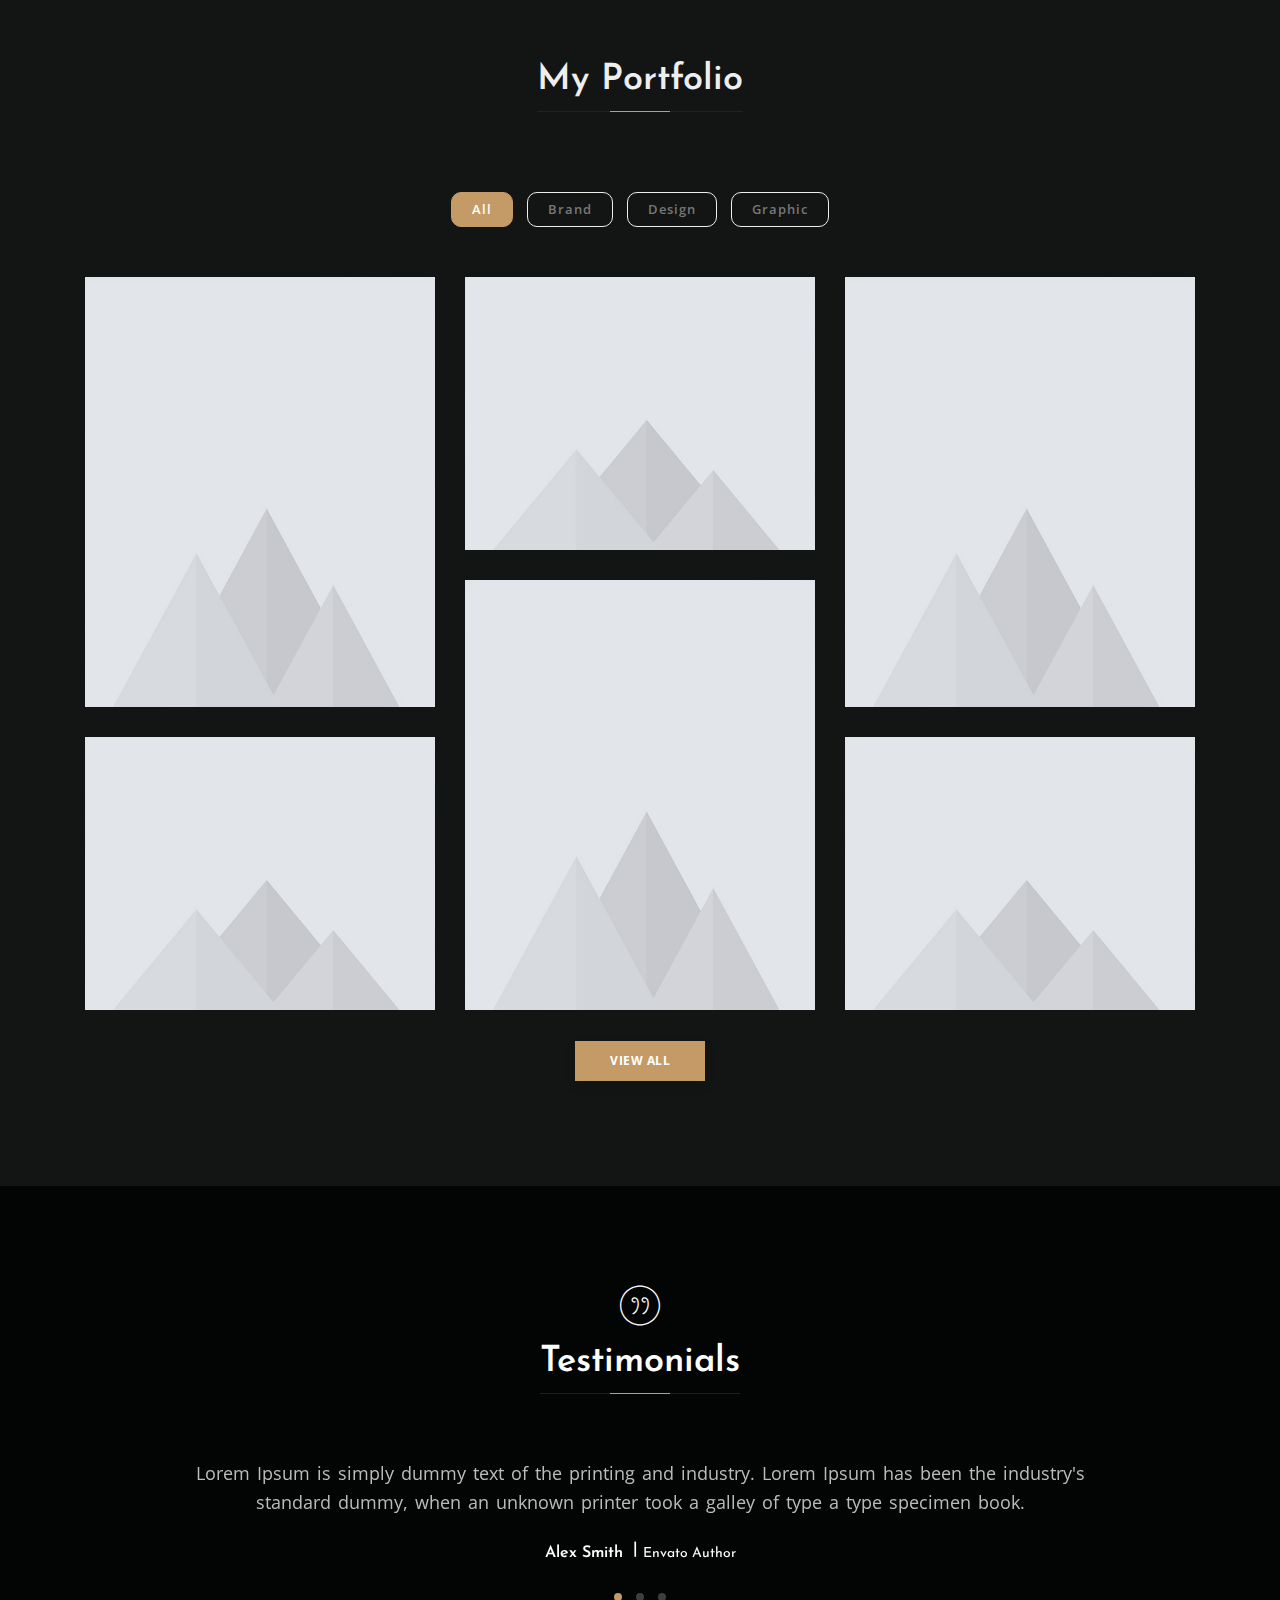
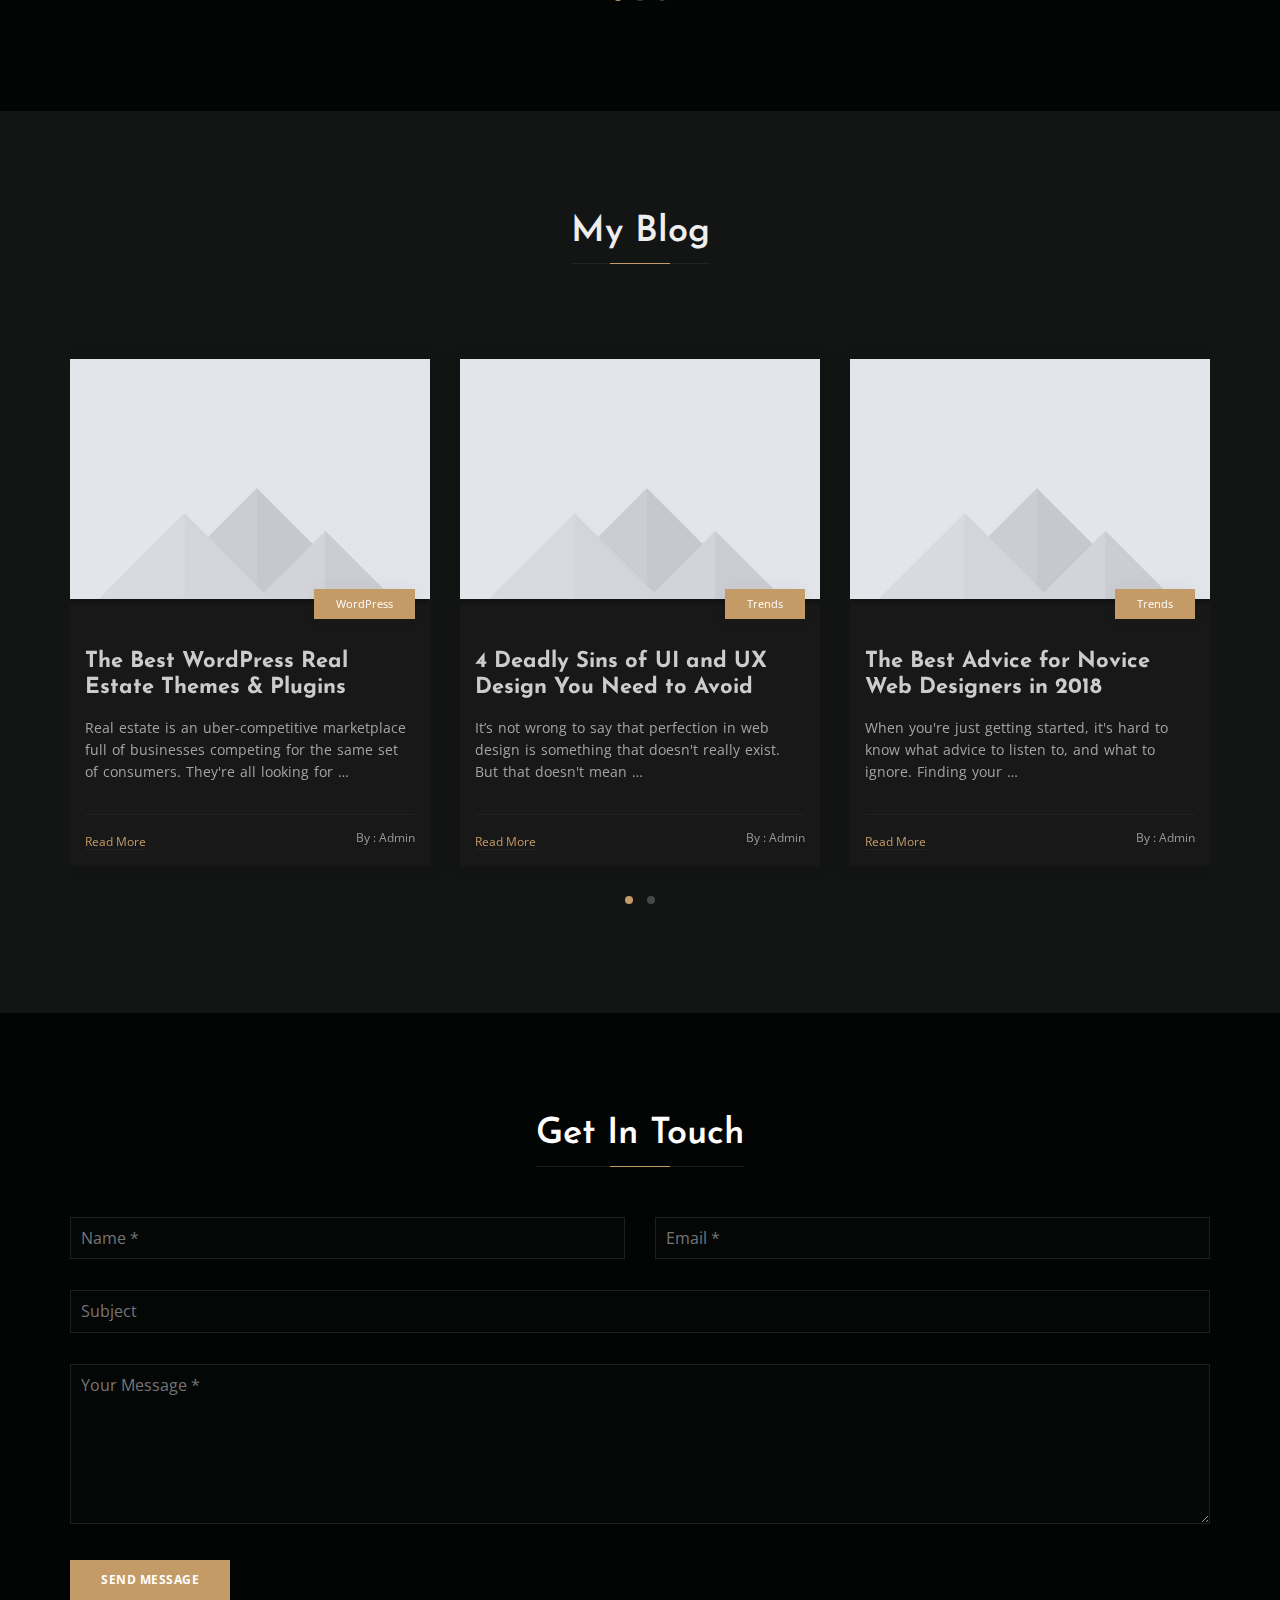
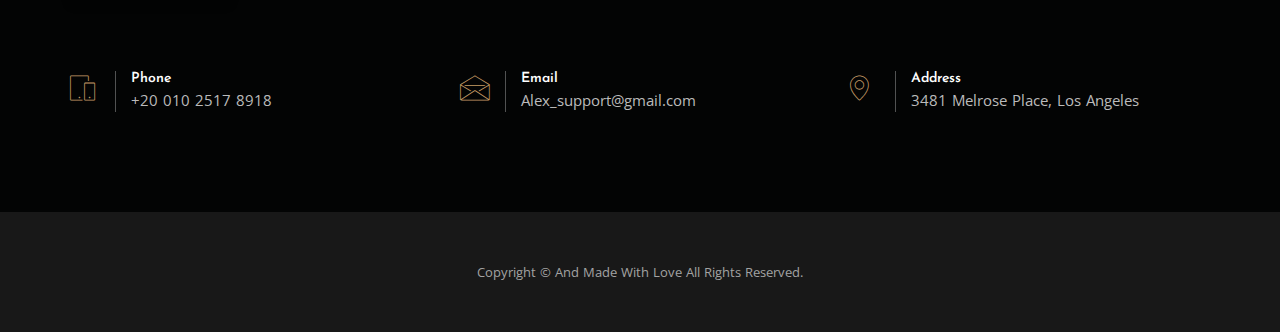
<file: docs/dark.html>
<!DOCTYPE html>
 <html lang="zxx">

    <head>

    	<!-- Metas -->
        <meta charset="utf-8">
		<meta http-equiv="X-UA-Compatible" content="IE=edge" />
        <meta name="viewport" content="width=device-width, initial-scale=1, maximum-scale=1" />
		<meta name="keywords" content="HTML5 Template Personala onepage themeforest" />
		<meta name="description" content="Personala - Onepage Multi-Purpose HTML5 Template" />
		<meta name="author" content="His7am" />

		<!-- Title  -->
		<title>Personala</title>

		<!-- Favicon -->
		<link rel="shortcut icon" href="img/favicon.ico" />

		<!-- Fonts -->
		<link href="https://fonts.googleapis.com/css?family=Open+Sans:300,400,500,600,700,800" rel="stylesheet" />
		<link href="https://fonts.googleapis.com/css?family=Josefin+Sans:100i,300,400,600,700" rel="stylesheet">
		
		<!-- Plugins -->
		<link rel="stylesheet" href="css/plugins.css" />

        <!-- Core Style Css -->
        <link rel="stylesheet" href="css/style.css" />

    </head>

    <body class="dark-theme">

    	<!-- =====================================
    	==== Start Loading -->
    	<div class="loading">
    		<div class="text-center middle">
    			<div class="lds-ellipsis"><div></div><div></div><div></div><div></div></div>
    		</div>
    	</div>
    	<!-- End Loading ====
    	======================================= -->

       
    	<!-- =====================================
    	==== Start Navbar -->
		<nav class="navbar navbar-expand-lg">
			<div class="container">

			  <!-- Logo -->
			  <a class="logo" href="#">Personala</a>

			  <button class="navbar-toggler" type="button" data-toggle="collapse" data-target="#navbarSupportedContent" aria-controls="navbarSupportedContent" aria-expanded="false" aria-label="Toggle navigation">
			    <span class="icon-bar"><i class="fas fa-bars"></i></span>
			  </button>

			  <!-- navbar links -->
			  <div class="collapse navbar-collapse" id="navbarSupportedContent">
			    <ul class="navbar-nav ml-auto">
			      <li class="nav-item">
			        <a class="nav-link active" href="#" data-scroll-nav="0">Home</a>
			      </li>
			      <li class="nav-item">
			        <a class="nav-link" href="#" data-scroll-nav="1">About</a>
			      </li>
			      <li class="nav-item">
			        <a class="nav-link" href="#" data-scroll-nav="2">Services</a>
			      </li>
			      <li class="nav-item">
			        <a class="nav-link" href="#" data-scroll-nav="3">Portfolio</a>
			      </li>
			      <li class="nav-item">
			        <a class="nav-link" href="#" data-scroll-nav="4">Testimonials</a>
			      </li>
			      <li class="nav-item">
			        <a class="nav-link" href="#" data-scroll-nav="5">Blog</a>
			      </li>
			      <li class="nav-item">
			        <a class="nav-link" href="#" data-scroll-nav="6">Contact</a>
			      </li>
			    </ul>
			  </div>
			</div>
		</nav>
    	<!-- End Navbar ====
    	======================================= -->


    	<!-- =====================================
    	==== Start Header -->
    	<header class="header valign bg-img" data-scroll-index="0" data-overlay-dark="5" data-background="img/bg1.jpg" data-stellar-background-ratio="0.5">
    		<div class="container">
    			<div class="row">
    				<div class="vertical-center full-width text-center caption">
    					<h2>I Love To Design</h2>
	    				<h1 class="cd-headline clip">
				            <span class="blc">I Am </span>
				            <span class="cd-words-wrapper">
				              <b class="is-visible">Alex Smith</b>
				              <b>a Developer</b>
				              <b>a Designer</b>
				            </span>
		          		</h1>
    				</div>
    			</div>
    		</div>

    		<div class="arrow">
				<a href="#" data-scroll-nav="1">
					<i class="fas fa-chevron-down"></i>
				</a>
			</div>
    	</header>
    	<!-- End Header ====
    	======================================= -->


    	<!-- =====================================
    	==== Start Hero -->
    	<section class="hero section-padding" data-scroll-index="1">
    		<div class="container">
    			<div class="row">
    				<div class="col-lg-5">
    					<div class="hero-img mb-md50">
    						<img src="img/hero.jpg" alt="">
    					</div>
    				</div>
    				<div class="col-lg-7">
    					<div class="content">
							<h4 class="title title-left">I Am UI / UX Designer</h4>
    						<p>I am <span>Alex Smith</span> fusce quis volutpat porta, ut tincidunt eros est nec diam erat quis volutpat porta, neque massa, ut tincidunt eros est nec diam Fusce Fusce quis volutpat porta, ut tincidunt eros est nec diam erat quis volutpat porta, neque massa, ut tincidunt eros est nec diam Fusce Fusce quis volutpat porta, ut tincidunt eros est nec diam erat quis volutpat porta, neque massa, ut tincidunt eros est nec diam</p>
    						<p>We’re full service which means we’ve got you covered on design and content right through to digital. You’ll form a lasting relationship with us, collaboration is central to everything we do. We’ll push you out of your comfort zone from time-to-time.</p>

    						<div class="social-icon">
    							<a href="#0">
    								<span class="icon"><i class="fab fa-facebook-f"></i></span>
    							</a>
    							<a href="#0">
    								<span class="icon"><i class="fab fa-twitter"></i></span>
    							</a>
    							<a href="#0">
    								<span class="icon"><i class="fab fa-instagram"></i></span>
    							</a>
    							<a href="#0">
    								<span class="icon"><i class="fab fa-behance"></i></span>
    							</a>
    							<a href="#0">
    								<span class="icon"><i class="fab fa-vimeo-v"></i></span>
    							</a>
    						</div>

    						<span class="buton text-center">
                              <a href="#0" front="Hire Me" back="&#xf1d8;" data-scroll-nav="6"></a>
                            </span>
                            <span class="buton buton-bord text-center">
                              <a href="CV.pdf" front="Download C.V" back="&#xf019;" download="CV.pdf"></a>
                            </span>
    					</div>
    				</div>
    			</div>
    		</div>
    	</section>
    	<!-- End Hero ====
    	======================================= -->


    	<!-- =====================================
    	==== Start Resume -->
    	<section class="resume bg-img" data-overlay-dark="8" data-background="img/b4.jpg" data-scroll-index="1">
    		<div class="container">
    			<div class="row">
    				<div class="col-lg-3 col-sm-6">
    					<div class="item mb-md50">
    						<span class="icon icon-pencil"></span><br>
    						<h5 class="title title-left">Education</h5>
    						<ul>
    							<li>
    								<h6>University of Engineering</h6>
    								<p>Bachelor of Science</p>
    							</li>
    							<li>
    								<h6>College of Awesomeness</h6>
    								<p>Master of Fine Arts</p>
    							</li>
    							<li>
    								<h6>School of Amusement</h6>
    								<p>Bachelor of Fine Arts</p>
    							</li>
    						</ul>
    					</div>
    				</div>
    				<div class="col-lg-3 col-sm-6">
    					<div class="item mb-md50">
    						<span class="icon icon-briefcase"></span><br>
    						<h5 class="title title-left">Experience</h5>
    						<ul>
    							<li>
    								<h6>Lead Web Developer</h6>
    								<p>State of Art company</p>
    							</li>
    							<li>
    								<h6>UI/UX Web Designer</h6>
    								<p>Design Art Corporation</p>
    							</li>
    							<li>
    								<h6>Front-End Developer</h6>
    								<p>Creative Design Studio</p>
    							</li>
    						</ul>
    					</div>
    				</div>
    				<div class="col-lg-6">
    					<div class="item skills">
    						<span class="icon icon-layers"></span><br>
    						<h5 class="title title-left">My Skills</h5>

    						<div class="skill">
    							<h6>Web Design <span>90%</span></h6>
    							<div class="skills-progress"><span data-value='90%'></span></div>
    						</div>
    						<div class="skill">
    							<h6>Development <span>80%</span></h6>
    							<div class="skills-progress"><span data-value='80%'></span></div>
    						</div>
    						<div class="skill">
    							<h6>Branding <span>85%</span></h6>
    							<div class="skills-progress"><span data-value='85%'></span></div>
    						</div>
    						<div class="skill">
    							<h6>Marketing <span>75%</span></h6>
    							<div class="skills-progress"><span data-value='75%'></span></div>
    						</div>
    					</div>
    				</div>
    			</div>
    		</div>
    	</section>
    	<!-- End Resume ====
    	======================================= -->


    	<!-- =====================================
    	==== Start Services -->
    	<section class="services section-padding" data-scroll-index="2">
    		<div class="container">
    			<div class="row">
    				
    				<div class="section-head full-width">
    					<h4 class="title">My Services</h4>
    				</div>

    				<div class="col-lg-4 col-md-6">
    					<div class="item mb-md50">
    						<span class="icon icon-laptop"></span>
    						<h6>Web Design</h6>
    						<p>fusce quis volutpat porta, ut tincidunt eros est nec diam erat quis volutpat porta, neque massa, ut tincidunt eros est nec diam</p>
    					</div>
    				</div>
    				<div class="col-lg-4 col-md-6 active bolt">
    					<div class="item mb-md50">
    						<span class="icon icon-layers"></span>
    						<h6>Development</h6>
    						<p>fusce quis volutpat porta, ut tincidunt eros est nec diam erat quis volutpat porta, neque massa, ut tincidunt eros est nec diam</p>
    					</div>
    				</div>
    				<div class="col-lg-4 col-md-6">
    					<div class="item mb-md50">
    						<span class="icon icon-megaphone"></span>
    						<h6>Branding</h6>
    						<p>fusce quis volutpat porta, ut tincidunt eros est nec diam erat quis volutpat porta, neque massa, ut tincidunt eros est nec diam</p>
    					</div>
    				</div>
    				<div class="bord full-width"></div>
    				<div class="col-lg-4 col-md-6">
    					<div class="item mb-md50">
    						<span class="icon icon-shield"></span>
    						<h6>Clean Code</h6>
    						<p>fusce quis volutpat porta, ut tincidunt eros est nec diam erat quis volutpat porta, neque massa, ut tincidunt eros est nec diam</p>
    					</div>
    				</div>
    				<div class="col-lg-4 col-md-6 active">
    					<div class="item mb-sm50">
    						<span class="icon icon-mobile"></span>
    						<h6>Fully Responsive</h6>
    						<p>fusce quis volutpat porta, ut tincidunt eros est nec diam erat quis volutpat porta, neque massa, ut tincidunt eros est nec diam</p>
    					</div>
    				</div>
    				<div class="col-lg-4 col-md-6">
    					<div class="item">
    						<span class="icon icon-gears"></span>
    						<h6>Custom Support</h6>
    						<p>fusce quis volutpat porta, ut tincidunt eros est nec diam erat quis volutpat porta, neque massa, ut tincidunt eros est nec diam</p>
    					</div>
    				</div>

    			</div>
    		</div>
    	</section>
    	<!-- End Services ====
    	======================================= -->


    	<!-- =====================================
    	==== Start Numbers -->
    	<div class="numbers bg-img" data-stellar-background-ratio="0.5" data-overlay-dark="8" data-background="img/b3.jpg">
    		<div class="container">
    			<div class="row">
    				<div class="col-lg-3 col-md-6">
    					<div class="item mb-md50">
    						<span class="icon icon-happy"></span>
    						<h2 class="count">340</h2>
    						<p>Happy Customers</p>
    					</div>
    				</div>
    				<div class="col-lg-3 col-md-6">
    					<div class="item mb-md50">
    						<span class="icon icon-layers"></span>
    						<h2 class="count">950</h2>
    						<p>Projects Complated</p>
    					</div>
    				</div>
    				<div class="col-lg-3 col-md-6">
    					<div class="item mb-sm50">
    						<span class="icon icon-download"></span>
    						<h2 class="count">520</h2>
    						<p>Files Downloaded</p>
    					</div>
    				</div>
    				<div class="col-lg-3 col-md-6">
    					<div class="item">
    						<span class="icon icon-pencil"></span>
    						<h2 class="count">6350</h2>
    						<p>Lines Of Code</p>
    					</div>
    				</div>
    			</div>
    		</div>
    	</div>
    	<!-- End Numbers ====
    	======================================= -->


    	<!-- =====================================
    	==== Start Portfolio -->
    	<section class="portfolio section-padding" data-scroll-index="3">
			<div class="container">
				<div class="row">

    				<!-- Section-Head -->
    				<div class="section-head full-width">
    					<h4 class="title">My Portfolio</h4>
    				</div>

    			</div>

				<div class="row justify-content-center">

					<!-- filter links -->
					<div class="filtering text-center mb-50">
						<span data-filter='*' class="active">All</span>
						<span data-filter='.brand'>Brand</span>
						<span data-filter='.web'>Design</span>
						<span data-filter='.graphic'>Graphic</span>
					</div>

					<!-- gallery -->
					<div class="gallery full-width">

						<!-- gallery item -->
						<div class="col-md-6 col-lg-4 items graphic">
							<div class="item-img">
								<img src="img/portfolio/1.jpg" alt="image">
								<div class="item-img-overlay text-center valign">
									<div class="overlay-info vertical-center full-width">
										<h6>Design . Motion</h6>
										<h5>Crearive Design</h5>
									</div>
									<a href="img/portfolio/1.jpg" class="link">
										<i class="fas fa-eye"></i>
									</a>
								</div>
							</div>
						</div>

						<!-- gallery item -->
						<div class="col-md-6 col-lg-4 items web">
							<div class="item-img">
								<img src="img/portfolio/2.jpg" alt="image">
								<div class="item-img-overlay text-center valign">
									<div class="overlay-info vertical-center full-width">
										<h6>Design . Motion</h6>
										<h5>Crearive Design</h5>
									</div>
									<a href="img/portfolio/2.jpg" class="link">
										<i class="fas fa-eye"></i>
									</a>
								</div>
							</div>
						</div>

						<!-- gallery item -->
						<div class="col-md-6 col-lg-4 items graphic">
							<div class="item-img">
								<img src="img/portfolio/3.jpg" alt="image">
								<div class="item-img-overlay text-center valign">
									<div class="overlay-info vertical-center full-width">
										<h6>Design . Motion</h6>
										<h5>Crearive Design</h5>
									</div>
									<a href="img/portfolio/3.jpg" class="link">
										<i class="fas fa-eye"></i>
									</a>
								</div>
							</div>
						</div>

						<!-- gallery item -->
						<div class="col-md-6 col-lg-4 items web">
							<div class="item-img">
								<img src="img/portfolio/4.jpg" alt="image">
								<div class="item-img-overlay text-center valign">
									<div class="overlay-info vertical-center full-width">
										<h6>Design . Motion</h6>
										<h5>Crearive Design</h5>
									</div>
									<a href="img/portfolio/4.jpg" class="link">
										<i class="fas fa-eye"></i>
									</a>
								</div>
							</div>
						</div>

						<!-- gallery item -->
						<div class="col-md-6 col-lg-4 items brand">
							<div class="item-img">
								<img src="img/portfolio/5.jpg" alt="image">
								<div class="item-img-overlay text-center valign">
									<div class="overlay-info vertical-center full-width">
										<h6>Design . Motion</h6>
										<h5>Crearive Design</h5>
									</div>
									<a href="img/portfolio/5.jpg" class="link">
										<i class="fas fa-eye"></i>
									</a>
								</div>
							</div>
						</div>

						<!-- gallery item -->
						<div class="col-md-6 col-lg-4 items brand">
							<div class="item-img">
								<img src="img/portfolio/6.jpg" alt="image">
								<div class="item-img-overlay text-center valign">
									<div class="overlay-info vertical-center full-width">
										<h6>Design . Motion</h6>
										<h5>Crearive Design</h5>
									</div>
									<a href="img/portfolio/6.jpg" class="link">
										<i class="fas fa-eye"></i>
									</a>
								</div>
							</div>
						</div>

						<div class="clearfix"></div>
					</div>

					<div class="col-md-12 text-center">
						<span class="buton">
						  <a href="#0" front="View All" back="&#xf06e;"></a>
						</span>
					</div>

				</div>
			</div>
		</section>
    	<!-- End Portfolio ====
    	======================================= -->


    	<!-- =====================================
    	==== Start Testimonails -->
    	<section class="testimonials section-padding bg-img" data-overlay-dark="8" data-background="img/b2.jpg" data-scroll-index="4">
    		<div class="container">
    			<div class="row">

    				<!-- Section-Head -->
    				<div class="section-head full-width mb-50">
    					<span class="icon icon-quote"></span><br>
    					<h4 class="title">Testimonials</h4>
    				</div>

    				<div class="offset-md-1 col-md-10">
    					<div class="owl-carousel owl-theme text-center">
	    					<div class="citem">
	    						<p>Lorem Ipsum is simply dummy text of the printing and industry. Lorem Ipsum has been the industry's standard dummy, when an unknown printer took a galley of type a type specimen book.</p>
	    						<h5>Alex Smith</h5><h6>Envato Author</h6>
	    					</div>
	    					<div class="citem">
	    						<p>Lorem Ipsum is simply dummy text of the printing and industry. Lorem Ipsum has been the industry's standard dummy, when an unknown printer took a galley of type a type specimen book.</p>
	    						<h5>Alex Smith</h5><h6>Envato Author</h6>
	    					</div>
	    					<div class="citem">
	    						<p>Lorem Ipsum is simply dummy text of the printing and industry. Lorem Ipsum has been the industry's standard dummy, when an unknown printer took a galley of type a type specimen book.</p>
	    						<h5>Alex Smith</h5><h6>Envato Author</h6>
	    					</div>
	    				</div>
    				</div>

    			</div>
    		</div>
    	</section>
    	<!-- End Testimonails ====
    	======================================= -->


    	<!-- =====================================
    	==== Start Blog -->
    	<section class="blog section-padding" data-scroll-index="5">
    		<div class="container">
    			<div class="row">
    				
    				<div class="section-head full-width">
    					<h4 class="title">My Blog</h4>
    				</div>

    				<div class="owl-carousel owl-theme">
    					<div class="pitem">
    						<div class="post-img">
    							<a href="#0">
    								<img src="img/blog/1.jpg" alt="">
    							</a>
    							<a href="#0" class="tag">WordPress</a>
    						</div>
    						<div class="content">
    							<h3>
    								<a href="#0">The Best WordPress Real Estate Themes & Plugins</a>
    							</h3>
    							<p>Real estate is an uber-competitive marketplace full of businesses competing for the same set of consumers. They're all looking for …</p>
    							<div class="info">
    								<span class="more">
    									<a href="#0">Read More</a>
    								</span>
    								<span class="by">
    									<a href="#0">By : Admin</a>
    								</span>
    							</div>
    						</div>
    					</div>
    					<div class="pitem">
    						<div class="post-img">
    							<a href="#0">
    								<img src="img/blog/2.jpg" alt="">
    							</a>
    							<a href="#0" class="tag">Trends</a>
    						</div>
    						<div class="content">
    							<h3>
    								<a href="#0">4 Deadly Sins of UI and UX Design You Need to Avoid</a>
    							</h3>
    							<p>It’s not wrong to say that perfection in web design is something that doesn't really exist. But that doesn't mean …</p>
    							<div class="info">
    								<span class="more">
    									<a href="#0">Read More</a>
    								</span>
    								<span class="by">
    									<a href="#0">By : Admin</a>
    								</span>
    							</div>
    						</div>
    					</div>
    					<div class="pitem">
    						<div class="post-img">
    							<a href="#0">
    								<img src="img/blog/3.jpg" alt="">
    							</a>
    							<a href="#0" class="tag">Trends</a>
    						</div>
    						<div class="content">
    							<h3>
    								<a href="#0">The Best Advice for Novice Web Designers in 2018</a>
    							</h3>
    							<p>When you're just getting started, it's hard to know what advice to listen to, and what to ignore. Finding your …</p>
    							<div class="info">
    								<span class="more">
    									<a href="#0">Read More</a>
    								</span>
    								<span class="by">
    									<a href="#0">By : Admin</a>
    								</span>
    							</div>
    						</div>
    					</div>
    					<div class="pitem">
    						<div class="post-img">
								<img src="img/blog/4.jpg" alt="">
    							<a href="#0" class="tag">ThemeForest</a>
    						</div>
    						<div class="content">
    							<h3>
    								<a href="#0">20 Stellar Science Fiction After Effects Templates</a>
    							</h3>
    							<p>We’ve assembled a collection of sci-fi After Effects templates most likely to induce awe and wonder and tried to pick …</p>
    							<div class="info">
    								<span class="more">
    									<a href="#0">Read More</a>
    								</span>
    								<span class="by">
    									<a href="#0">By : Admin</a>
    								</span>
    							</div>
    						</div>
    					</div>
    				</div>

    			</div>
    		</div>
    	</section>
    	<!-- End Blog ====
    	======================================= -->


    	<!-- =====================================
    	==== Start Contact -->
    	<section class="contact section-padding bg-img" data-overlay-dark="8" data-background="img/b5.jpg" data-scroll-index="6">
    		<div class="container">
    			<div class="row">
    				
    				<!-- Section-Head -->
    				<div class="section-head full-width mb-50">
    					<h4 class="title">Get In Touch</h4>
    				</div>

    				<form class="form full-width" id="contact-form" method="post" action="contact.php">
                        <div class="messages"></div>

                        <div class="controls">

                            <div class="row">
                                <div class="col-md-6">
                                    <div class="form-group">
                                        <input id="form_name" type="text" name="name" placeholder="Name *" required="required">
                                    </div>
                                </div>

                                 <div class="col-md-6">
                                    <div class="form-group">
                                        <input id="form_email" type="email" name="email" placeholder="Email *" required="required">
                                    </div>
                                </div>
                            </div>
                            <div class="row">
                                <div class="col-md-12">
                                    <div class="form-group">
                                        <input id="form_subject" type="text" name="subject" placeholder="Subject">
                                    </div>
                                </div>
                            </div>
                            <div class="row">
                                <div class="col-md-12">
                                    <div class="form-group">
                                        <textarea id="form_message" name="message" placeholder="Your Message *" rows="4" required="required"></textarea>
                                    </div>
                                </div>
                            </div>
                            <div class="row">
                            	<div class="col-md-12">
                                    <div class="form-group">
                                        <span class="buton buton-lg">
	                                    	<button type="submit" front="Send Message" back="&#xf35d;"></button>
										</span>
                                    </div>
                                </div>
                            </div>
                        </div>
                    </form>

                    <div class="info full-width">
                    	<div class="row">
                    		<div class="col-md-4">
                    			<div class="item mb-sm50">
                    				<span class="icon icon-mobile"></span>
                    				<div class="cont">
                    					<h6>Phone</h6>
                    					<p>+20 010 2517 8918</p>
                    				</div>
                    			</div>
                    		</div>
                    		<div class="col-md-4">
                    			<div class="item mb-sm50">
                    				<span class="icon icon-envelope"></span>
                    				<div class="cont">
                    					<h6>Email</h6>
                    					<p>Alex_support@gmail.com</p>
                    				</div>
                    			</div>
                    		</div>
                    		<div class="col-md-4">
                    			<div class="item">
                    				<span class="icon icon-map-pin"></span>
                    				<div class="cont">
                    					<h6>Address</h6>
                    					<p>3481 Melrose Place, Los Angeles</p>
                    				</div>
                    			</div>
                    		</div>
                    	</div>
                    </div>

    			</div>
    		</div>
    	</section>
    	<!-- End Contact ====
    	======================================= -->


    	<!-- =====================================
    	==== Start Footer -->
    	<footer class="footer">
    		<p>Copyright &copy; And Made With Love All Rights Reserved.</p>
    	</footer>
    	<!-- End Footer ====
    	======================================= -->




       
        <!-- jQuery -->
		<script src="js/jquery-3.0.0.min.js"></script>
		<script src="js/jquery-migrate-3.0.0.min.js"></script>

		<!-- popper.min -->
		<script src="js/popper.min.js"></script>

	  	<!-- bootstrap -->
		<script src="js/bootstrap.min.js"></script>

		<!-- scrollIt -->
		<script src="js/scrollIt.min.js"></script>

		<!-- animated.headline -->
		<script src="js/animated.headline.js"></script>

		<!-- jquery.waypoints.min -->
		<script src="js/jquery.waypoints.min.js"></script>

		<!-- jquery.counterup.min -->
		<script src="js/jquery.counterup.min.js"></script>

		<!-- owl carousel -->
		<script src="js/owl.carousel.min.js"></script>

		<!-- jquery.magnific-popup js -->
		<script src="js/jquery.magnific-popup.min.js"></script>

		<!-- stellar js -->
		<script src="js/jquery.stellar.min.js"></script>

      	<!-- isotope.pkgd.min js -->
      	<script src="js/isotope.pkgd.min.js"></script>

      	<!-- validator js -->
      	<script src="js/validator.js"></script>

      	<!-- custom scripts -->
        <script src="js/scripts.js"></script>

    </body>
</html>
</file>
<file: personala/css/style.css>
/*-----------------------------------------------------------------------------------

	Theme Name: Personala
	Theme URI: http://
	Description: The Multi-Purpose Onepage Template
	Author: his7am
	Author URI: http://themeforest.net/user/his7am
	Version: 1.0

-----------------------------------------------------------------------------------*/
/* ----------------------------------------------------------------

	== Table Of Content

		01 Basic
		02 Buttons
		03 Navbar
		04 Header
		05 Hero
		06 Resume
		07 Services
		08 Numbers
		09 Portfolio
		10 Testimonials
		11 Blog
		12 Contact
		13 Footer
		14 Responsive
    15 Resume Timeline
	

---------------------------------------------------------------- */
/* ----------------------------------------------------------------
				01 Basic
-----------------------------------------------------------------*/
* {
  margin: 0;
  padding: 0;
  -webkit-box-sizing: border-box;
          box-sizing: border-box;
  outline: none !important;
  list-style: none;
}

body {
  color: #333;
  line-height: 1.3;
  font-weight: 400;
  font-family: 'Open Sans', sans-serif;
  overflow-x: hidden !important;
}

.dark-theme {
  background: #131414;
  color: #eee;
}
.dark-theme .title:before {
  background: #222;
}
.dark-theme .nav-scroll {
  background: #181818;
}
.dark-theme .nav-scroll .icon-bar {
  color: #eee;
}
.dark-theme .nav-scroll .navbar-nav .nav-link {
  color: #eee;
}
.dark-theme .nav-scroll .logo {
  color: #fff;
}
.dark-theme .nav-scroll .logo:hover {
  color: #fff;
}
.dark-theme .hero .hero-img:after {
  background: #181818;
}
.dark-theme .services .active {
  border-color: #222;
}
.dark-theme .services .active.bolt:before, .dark-theme .services .active.bolt:after {
  background: #131414;
}
.dark-theme .services .bord {
  border-color: #222;
}
.dark-theme .portfolio .item-img-overlay:before, .dark-theme .portfolio .item-img-overlay:after {
  background: #181818;
}
.dark-theme .blog .pitem .content {
  background: #181818;
}
.dark-theme .blog .pitem .content h3 {
  color: #ccc;
}
.dark-theme .blog .pitem .content .more, .dark-theme .blog .pitem .content p {
  border-color: #222;
}
.dark-theme footer {
  background: #181818;
}

h1, h2, h3, h4, h5, h6, .logo {
  font-family: 'Josefin Sans', sans-serif;
}

p {
  font-size: 15px;
  color: #a3a3a3;
  line-height: 1.6;
  word-spacing: 1px;
  margin: 0;
}

img {
  width: 100%;
  height: auto;
}

span, a, a:hover {
  display: inline-block;
  text-decoration: none;
  color: inherit;
}

.section-head {
  text-align: center;
  margin-bottom: 80px;
}

.title {
  display: inline-block;
  font-size: 36px;
  padding-bottom: 10px;
  position: relative;
  z-index: 2;
}
.title:after {
  content: '';
  width: 60px;
  height: 1px;
  background: #C49B66;
  position: absolute;
  bottom: 0;
  left: calc(50% - 30px);
}
.title:before {
  content: '';
  width: 100%;
  height: 1px;
  background: rgba(1, 1, 1, 0.05);
  position: absolute;
  bottom: 0;
  left: 0;
}

.title-left {
  text-align: left;
  margin-bottom: 30px;
}
.title-left:after {
  left: 0;
}

.bg-gray {
  background: #f7f7f7;
}
.bg-gray .title:before {
  background: #ddd;
}
.bg-gray .owl-theme .owl-dots .owl-dot span {
  background: #777;
}

.o-hidden {
  overflow: hidden;
}

.position-re {
  position: relative;
}

.full-width {
  width: 100% !important;
}

.bg-img {
  background-size: cover;
  background-repeat: no-repeat;
}
.bg-img .title:before {
  background: rgba(255, 255, 255, 0.1);
}

.section-padding {
  padding: 100px 0;
}

.section-ptb {
  padding: 80px 0;
}

.section-pt {
  padding: 80px 0 0;
}

.section-pb {
  padding: 0 0 80px;
}

.valign {
  display: -webkit-box;
  display: -ms-flexbox;
  display: flex;
  -webkit-box-align: center;
  -ms-flex-align: center;
  align-items: center;
}

.cd-headline {
  font-size: 3rem;
  line-height: 1.2;
}

@media only screen and (min-width: 768px) {
  .cd-headline {
    font-size: 4.4rem;
    font-weight: 300;
  }
}
@media only screen and (min-width: 1170px) {
  .cd-headline {
    font-size: 6rem;
  }
}
.cd-words-wrapper {
  display: inline-block;
  position: relative;
  text-align: left;
}

.cd-words-wrapper b {
  display: inline-block;
  position: absolute;
  white-space: nowrap;
  left: 0;
  top: 0;
}

.cd-words-wrapper b.is-visible {
  position: relative;
}

.no-js .cd-words-wrapper b {
  opacity: 0;
}

.no-js .cd-words-wrapper b.is-visible {
  opacity: 1;
}

/* xclip */
.cd-headline.clip span {
  display: inline-block;
  padding: .2em 0;
}

.cd-headline.clip .cd-words-wrapper {
  overflow: hidden;
  vertical-align: top;
}

.cd-headline.clip .cd-words-wrapper::after {
  /* line */
  content: '';
  position: absolute;
  top: 10%;
  right: 0;
  width: 2px;
  height: 70%;
  background-color: #aebcb9;
}

.cd-headline.clip b {
  opacity: 0;
}

.cd-headline b.is-visible {
  opacity: 1;
  font-weight: 900;
}

.owl-theme .owl-dots .owl-dot span {
  width: 8px;
  height: 8px;
  border-radius: 50%;
  background: rgba(150, 150, 150, 0.4);
}

.owl-theme .owl-dots .owl-dot.active span,
.owl-theme .owl-dots .owl-dot:hover span {
  background: #C49B66;
}

/* ----------------------------------------------------------------
				02 Buttons
-----------------------------------------------------------------*/
.buton {
  position: relative;
  cursor: pointer;
}
.buton button, .buton a {
  font-size: 12px;
  text-transform: uppercase;
  letter-spacing: .5px;
  font-weight: 700;
  height: 40px;
  line-height: 40px;
  width: 130px;
  -webkit-transform-style: preserve-3d;
          transform-style: preserve-3d;
  position: relative;
  -webkit-transition: .3s;
  transition: .3s;
  -webkit-box-shadow: 0px 5px 10px rgba(0, 0, 0, 0.1);
          box-shadow: 0px 5px 10px rgba(0, 0, 0, 0.1);
  cursor: pointer;
}
.buton button:before, .buton a:before {
  content: attr(back);
  font-family: "Font Awesome\ 5 Free";
  font-size: 18px;
  position: absolute;
  top: 0;
  left: 0;
  right: 0;
  bottom: 0;
  background: transparent;
  color: #C49B66;
  border: 1px solid #C49B66;
  line-height: 38px;
  -webkit-transition: .3s;
  transition: .3s;
  -webkit-transform-origin: bottom;
          transform-origin: bottom;
  -webkit-transform: translateY(-100%) rotateX(90deg);
          transform: translateY(-100%) rotateX(90deg);
}
.buton button:after, .buton a:after {
  content: attr(front);
  position: absolute;
  top: 0;
  left: 0;
  right: 0;
  bottom: 0;
  background: #C49B66;
  color: #fff;
  -webkit-transition: .3s;
  transition: .3s;
  -webkit-transform-origin: top;
          transform-origin: top;
  -webkit-transform: translateY(0) rotateX(0deg);
          transform: translateY(0) rotateX(0deg);
}
.buton button:hover:before, .buton a:hover:before {
  -webkit-transform: translateY(0) rotateX(0deg);
          transform: translateY(0) rotateX(0deg);
}
.buton button:hover:after, .buton a:hover:after {
  -webkit-transform: translateY(100%) rotateX(90deg);
          transform: translateY(100%) rotateX(90deg);
}

.buton-bord button:before, .buton-bord a:before {
  background: #C49B66;
  color: #fff;
}
.buton-bord button:after, .buton-bord a:after {
  background: transparent;
  color: #C49B66;
  border: 1px solid #C49B66;
}

.buton-lg button, .buton-lg a {
  width: 160px;
}

.buton-dark button:before, .buton-dark a:before {
  color: #222;
  border: 1px solid #222;
}
.buton-dark button:after, .buton-dark a:after {
  background: #222;
}

/* ----------------------------------------------------------------
				03 Navbar
-----------------------------------------------------------------*/
.navbar {
  position: absolute;
  left: 0;
  top: 0;
  width: 100%;
  background: transparent;
  z-index: 9;
}
.navbar .icon-bar {
  color: #fff;
}
.navbar .navbar-nav .nav-link {
  font-size: 13px;
  font-weight: 600;
  color: #eee;
  letter-spacing: .5px;
  margin: 15px 5px;
  -webkit-transition: all .5s;
  transition: all .5s;
}
.navbar .navbar-nav .active {
  color: #C49B66 !important;
}

.nav-scroll {
  background: #fff;
  border-bottom: 1px solid rgba(12, 12, 12, 0.04);
  padding: 0;
  position: fixed;
  top: -100px;
  left: 0;
  width: 100%;
  -webkit-transition: -webkit-transform .5s;
  transition: -webkit-transform .5s;
  transition: transform .5s;
  transition: transform .5s, -webkit-transform .5s;
  -webkit-transform: translateY(100px);
          transform: translateY(100px);
}
.nav-scroll .icon-bar {
  color: #222;
}
.nav-scroll .navbar-nav .nav-link {
  color: #222;
}
.nav-scroll .logo {
  padding: 15px 0;
  color: #111;
}
.nav-scroll .logo:hover {
  color: #111;
}

.logo {
  padding: 15px 0;
  width: 90px;
  font-size: 20px;
  font-weight: 700;
  color: #fff;
}
.logo:hover {
  color: #fff;
}

/* ----------------------------------------------------------------
				04 Header
-----------------------------------------------------------------*/
.header {
  min-height: 100vh;
}
.header .caption {
  margin-top: 50px;
}
.header .caption h2 {
  font-weight: 200;
}
.header .caption h1 {
  margin: 10px 0;
  font-size: 70px;
}
.header .arrow {
  position: absolute;
  bottom: 5vh;
  width: 100%;
  text-align: center;
  color: #fff;
  font-size: 13px;
  z-index: 8;
}
.header .arrow i {
  position: relative;
  display: inline-block;
  width: 30px;
  height: 30px;
  line-height: 30px;
}
.header .arrow i:after {
  content: "";
  position: absolute;
  top: 0;
  left: 0;
  width: 100%;
  height: 100%;
  background: rgba(255, 255, 255, 0.2);
  border-radius: 50%;
  z-index: -1;
  -webkit-transition: all .2s;
  transition: all .2s;
}
.header .arrow i:hover:after {
  -webkit-transform: scale(1.2);
          transform: scale(1.2);
  opacity: 0;
  -webkit-transition: all .5s;
  transition: all .5s;
}

/* ----------------------------------------------------------------
				05 Hero
-----------------------------------------------------------------*/
.hero .hero-img {
  padding: 0 20px 0 0;
  position: relative;
  -webkit-transition: all .4s;
  transition: all .4s;
}
.hero .hero-img:hover {
  padding: 0 0 0 20px;
}
.hero .hero-img:hover:after {
  background: #C49B66;
  left: 5px;
  top: -15px;
  right: 15px;
  bottom: 15px;
}
.hero .hero-img:after {
  content: '';
  background: #f5f5f5;
  position: absolute;
  left: 15px;
  right: 5px;
  top: 15px;
  bottom: -15px;
  z-index: -1;
  -webkit-transition: all .5s;
  transition: all .5s;
}
.hero .content p {
  margin-bottom: 15px;
}
.hero .content p span {
  font-weight: 700;
}
.hero .content .social-icon span {
  width: 30px;
  height: 30px;
  line-height: 30px;
  text-align: center;
  font-size: 12px;
  border: 1px solid #eee;
  margin: 15px 5px 15px 0;
  cursor: pointer;
  -webkit-transition: all .5s;
  transition: all .5s;
}
.hero .content .social-icon span:hover {
  background: #C49B66;
  border-color: #C49B66;
  color: #fff;
}
.hero .content .buton {
  margin-top: 30px;
}

/* ----------------------------------------------------------------
				06 Resume
-----------------------------------------------------------------*/
.resume {
  background-attachment: fixed;
  padding: 50px 0;
}
.resume .title {
  margin-bottom: 40px;
  letter-spacing: 2px;
}
.resume .item h5 {
  font-size: 25px;
  font-weight: 400;
}
.resume .item .icon {
  font-size: 30px;
  color: #C49B66;
  margin-bottom: 15px;
}
.resume .item li {
  margin-bottom: 30px;
}
.resume .item li:last-child {
  margin-bottom: 0;
}
.resume .item li h6 {
  color: #eee;
  font-size: 16px;
  font-weight: 600;
  font-family: inherit;
  margin-bottom: 5px;
}
.resume .item li p {
  color: #999;
  margin-bottom: 5px;
}
/* .resume .item-skill li h6 {
  color: #eee;
  font-size: 16px;
  font-weight: 600;
  font-family: inherit;
}
.resume .item-skill li p {
  color: #999;
  margin-bottom: 5px;
}
.resume .item-skill li {
  margin-bottom: 30px;
}
.resume .item-skill li:last-child {
  margin-bottom: 0;
} */
.resume .skills .skill {
  margin-bottom: 30px;
}
.resume .skills .skill:last-child {
  margin-bottom: 0;
}
.resume .skills .skill h6 {
  margin-bottom: 8px;
  font-size: 14px;
  font-weight: 400;
}
.resume .skills .skill h6 span {
  padding: 4px 8px 0;
  font-size: 10px;
  float: right;
  background: rgba(80, 80, 80, 0.3);
  position: relative;
  top: 8px;
}
.resume .skills .skill .skills-progress {
  position: relative;
  width: 100%;
  height: 4px;
  background: rgba(80, 80, 80, 0.3);
}
.resume .skills .skill .skills-progress span {
  position: absolute;
  top: 0;
  left: 0;
  height: 100%;
  width: 5%;
  background: #C49B66;
  -webkit-transition: all 1s;
  transition: all 1s;
}

/* ----------------------------------------------------------------
				06a Skillset
-----------------------------------------------------------------*/
.skillset {
  background-attachment: fixed;
  padding: 50px 0;
}
.skillset .title {
  margin-bottom: 40px;
  letter-spacing: 2px;
}
.skillset .item h5 {
  font-size: 25px;
  font-weight: 400;
}
.skillset .item .icon {
  font-size: 30px;
  color: #C49B66;
  margin-bottom: 15px;
}
.skillset .item li {
  margin-bottom: 30px;
}
.skillset .item li:last-child {
  margin-bottom: 0;
}
.skillset .item li h6 {
  color: #eee;
  font-size: 16px;
  font-weight: 600;
  font-family: inherit;
  margin-bottom: 5px;
}
.skillset .item li p {
  color: #999;
  margin-bottom: 5px;
}
.skillset .skills .skill {
  margin-bottom: 30px;
}
.skillset .skills .skill:last-child {
  margin-bottom: 0;
}
.skillset .skills .skill h6 {
  margin-bottom: 8px;
  font-size: 14px;
  font-weight: 400;
}
.skillset .skills .skill h6 span {
  padding: 4px 8px 0;
  font-size: 10px;
  float: right;
  background: rgba(80, 80, 80, 0.3);
  position: relative;
  top: 8px;
}
.skillset .skills .skill .skills-progress {
  position: relative;
  width: 100%;
  height: 4px;
  background: rgba(80, 80, 80, 0.3);
}
.skillset .skills .skill .skills-progress span {
  position: absolute;
  top: 0;
  left: 0;
  height: 100%;
  width: 5%;
  background: #C49B66;
  -webkit-transition: all 1s;
  transition: all 1s;
}

/* ----------------------------------------------------------------
				09 Experience XP
-----------------------------------------------------------------*/
.experience .item {
  text-align: center;
  padding: 40px 15px;
}
.experience .item .icon {
  font-size: 40px;
  color: #C49B66;
  margin-bottom: 30px;
}
.experience .item h6 {
  font-size: 22px;
  margin-bottom: 15px;
}
.experience .active {
  border-right: 1px solid #eee;
  border-left: 1px solid #eee;
  position: relative;
}
.experience .active.bolt:before, .services .active.bolt:after {
  content: '';
  width: 30px;
  height: 30px;
  border-radius: 50%;
  background: #fff;
  position: absolute;
  bottom: -15px;
  z-index: 4;
}
.experience .active.bolt:before {
  left: -15px;
}
.experience .active.bolt:after {
  right: -15px;
}
.experience .bord {
  border-bottom: 1px solid #eee;
}

.experience .XPfiltering span {
  padding: 8px 20px;
  margin: 0 5px;
  color: #777;
  letter-spacing: 1px;
  font-weight: 600;
  font-size: 13px;
  cursor: pointer;
  border: 1px solid #eee;
  border-radius: 10px;
}
.experience .XPfiltering .active {
  color: #fff;
  background: #C49B66;
  border-color: #C49B66;
}
.experience .XPfiltering .active:after {
  bottom: 0;
  top: calc(100% - 1px);
  opacity: 1;
}
.experience .XPfiltering .active:before {
  top: 0;
  opacity: 1;
}
/* .experience .items {
  padding: 0 15px;
  margin-bottom: 30px;
}

.experience .item {
  position: relative;
  overflow: hidden;
}
.experience .item h5 {
  font-size: 18px;
  position: relative;
  -webkit-transform: translateY(15px);
          transform: translateY(15px);
  -webkit-transition: all .6s;
  transition: all .6s;
  opacity: 0;
  z-index: 5;
}
.experience .item h6 {
  color: #C49B66;
  font-size: 13px;
  position: relative;
  margin-bottom: 10px;
  -webkit-transform: translateY(-15px);
          transform: translateY(-15px);
  -webkit-transition: all .6s;
  transition: all .6s;
  opacity: 0;
  z-index: 5;
}
.experience .item .link {
  position: absolute;
  bottom: 10px;
  right: 10px;
  color: #C49B66;
  -webkit-transition: all .5s;
  transition: all .5s;
  z-index: 5;
  opacity: 0;
}
.experience .item-overlay {
  position: absolute;
  top: 5px;
  left: 5px;
  right: 5px;
  bottom: 5px;
  background: transparent;
  z-index: 2;
}
.experience .item-overlay:before, .portfolio .item-overlay:after {
  content: '';
  position: absolute;
  width: 0;
  height: 50%;
  background: #fff;
  -webkit-transition: all .4s;
  transition: all .4s;
}
.experience .item-overlay:before {
  left: 0;
  top: 0;
}
.experience .item-overlay:after {
  right: 0;
  bottom: 0;
}
.experience .item-overlay:hover:before, .portfolio .item-overlay:hover:after {
  width: 100%;
}
.experience .item-overlay:hover h6, .portfolio .item-overlay:hover h5, .portfolio .item-overlay:hover .link {
  -webkit-transform: translateY(0);
          transform: translateY(0);
  opacity: 1;
} */


/* ----------------------------------------------------------------
				07 Services
-----------------------------------------------------------------*/
.services .item {
  text-align: center;
  padding: 40px 15px;
}
.services .item .icon {
  font-size: 40px;
  color: #C49B66;
  margin-bottom: 30px;
}
.services .item h6 {
  font-size: 22px;
  margin-bottom: 15px;
}
.services .active {
  border-right: 1px solid #eee;
  border-left: 1px solid #eee;
  position: relative;
}
.services .active.bolt:before, .services .active.bolt:after {
  content: '';
  width: 30px;
  height: 30px;
  border-radius: 50%;
  background: #fff;
  position: absolute;
  bottom: -15px;
  z-index: 4;
}
.services .active.bolt:before {
  left: -15px;
}
.services .active.bolt:after {
  right: -15px;
}
.services .bord {
  border-bottom: 1px solid #eee;
}

/* ----------------------------------------------------------------
				08 Numbers
-----------------------------------------------------------------*/
.numbers {
  padding: 50px 0;
}
.numbers .item {
  text-align: center;
}
.numbers .item .icon {
  font-size: 30px;
  color: #C49B66;
  margin-bottom: 30px;
}
.numbers .item h2 {
  font-weight: 200;
  margin-bottom: 10px;
}

/* ----------------------------------------------------------------
				09 Portfolio
-----------------------------------------------------------------*/
.portfolio {
  overflow: hidden;
}
.portfolio .filtering span {
  padding: 8px 20px;
  margin: 0 5px;
  color: #777;
  letter-spacing: 1px;
  font-weight: 600;
  font-size: 13px;
  cursor: pointer;
  border: 1px solid #eee;
  border-radius: 10px;
}
.portfolio .filtering .active {
  color: #fff;
  background: #C49B66;
  border-color: #C49B66;
}
.portfolio .filtering .active:after {
  bottom: 0;
  top: calc(100% - 1px);
  opacity: 1;
}
.portfolio .filtering .active:before {
  top: 0;
  opacity: 1;
}
.portfolio .items {
  padding: 0 15px;
  margin-bottom: 30px;
}
.portfolio .item-img {
  position: relative;
  overflow: hidden;
}
.portfolio .item-img h5 {
  font-size: 18px;
  position: relative;
  -webkit-transform: translateY(15px);
          transform: translateY(15px);
  -webkit-transition: all .6s;
  transition: all .6s;
  opacity: 0;
  z-index: 5;
}
.portfolio .item-img h6 {
  color: #C49B66;
  font-size: 13px;
  position: relative;
  margin-bottom: 10px;
  -webkit-transform: translateY(-15px);
          transform: translateY(-15px);
  -webkit-transition: all .6s;
  transition: all .6s;
  opacity: 0;
  z-index: 5;
}
.portfolio .item-img .link {
  position: absolute;
  bottom: 10px;
  right: 10px;
  color: #C49B66;
  -webkit-transition: all .5s;
  transition: all .5s;
  z-index: 5;
  opacity: 0;
}
.portfolio .item-img-overlay {
  position: absolute;
  top: 5px;
  left: 5px;
  right: 5px;
  bottom: 5px;
  background: transparent;
  z-index: 2;
}
.portfolio .item-img-overlay:before, .portfolio .item-img-overlay:after {
  content: '';
  position: absolute;
  width: 0;
  height: 50%;
  background: #fff;
  -webkit-transition: all .4s;
  transition: all .4s;
}
.portfolio .item-img-overlay:before {
  left: 0;
  top: 0;
}
.portfolio .item-img-overlay:after {
  right: 0;
  bottom: 0;
}
.portfolio .item-img-overlay:hover:before, .portfolio .item-img-overlay:hover:after {
  width: 100%;
}
.portfolio .item-img-overlay:hover h6, .portfolio .item-img-overlay:hover h5, .portfolio .item-img-overlay:hover .link {
  -webkit-transform: translateY(0);
          transform: translateY(0);
  opacity: 1;
}

/* ----------------------------------------------------------------
				10 Testimonials
-----------------------------------------------------------------*/
.testimonials {
  background-attachment: fixed;
}
.testimonials .icon {
  font-size: 40px;
  margin-bottom: 15px;
}
.testimonials .citem p {
  font-size: 18px;
  word-spacing: 2px;
  margin: 15px;
}
.testimonials .citem h5 {
  font-size: 16px;
  display: inline-block;
  padding-right: 10px;
  margin-right: 10px;
  position: relative;
}
.testimonials .citem h5:after {
  content: "|";
  position: absolute;
  right: -5px;
  bottom: 4px;
}
.testimonials .citem h6 {
  display: inline-block;
  font-weight: 400;
  font-size: 14px;
  margin: 15px 0;
}
.testimonials h2 {
  margin: 0 0 10px;
	font: 700 24px 'Merriweather', serif;
  color: #fff;
	margin: 30px 0 20px;
}
.testimonials .buton {
  font-size: 40px;
  margin: 15px;
}

/* ----------------------------------------------------------------
				11 Blog
-----------------------------------------------------------------*/
.blog .owl-carousel .owl-stage-outer {
  padding: 15px 0;
}
.blog .pitem {
  -webkit-box-shadow: 0px 0px 30px -4px rgba(0, 0, 0, 0.1);
          box-shadow: 0px 0px 30px -4px rgba(0, 0, 0, 0.1);
}
.blog .pitem .post-img {
  position: relative;
}
.blog .pitem .post-img .tag {
  position: absolute;
  bottom: -15px;
  right: 15px;
  padding: 8px 22px;
  font-size: 11px;
  background: #C49B66;
  color: #fff;
  -webkit-box-shadow: 0px 0px 20px rgba(0, 0, 0, 0.05);
          box-shadow: 0px 0px 20px rgba(0, 0, 0, 0.05);
}
.blog .pitem .content {
  padding: 45px 15px 15px;
  background: #fff;
}
.blog .pitem h3 {
  font-size: 22px;
  font-weight: 700;
  color: #666;
  margin-bottom: 15px;
}
.blog .pitem p {
  font-size: 14px;
  padding-bottom: 30px;
  border-bottom: 1px solid #f7f7f7;
}
.blog .pitem .info {
  padding-top: 15px;
}
.blog .pitem .info span {
  font-size: 12px;
  color: #999;
}
.blog .pitem .info .more {
  color: #C49B66;
  border-bottom: 1px solid #eee;
}
.blog .pitem .info .by {
  float: right;
}

/* ----------------------------------------------------------------
				12 Contact
-----------------------------------------------------------------*/
.contact {
  background-attachment: fixed;
}
.contact .form input[type='text'],
.contact .form input[type='email'],
.contact .form textarea {
  width: 100%;
  border: 1px solid rgba(255, 255, 255, 0.1);
  padding: 10px;
  background: rgba(10, 10, 10, 0.4);
  color: #fff;
  margin-bottom: 15px;
}
.contact .form textarea {
  height: 160px;
  max-height: 160px;
  max-width: 100%;
}
.contact .form button {
  background: transparent;
  border: 0;
}
.contact .info {
  margin-top: 50px;
}
.contact .info .item .icon {
  float: left;
  padding-top: 5px;
  font-size: 25px;
  color: #C49B66;
}
.contact .info .item .cont {
  margin-left: 45px;
  padding-left: 15px;
  border-left: 1px solid rgba(200, 200, 200, 0.4);
}
.contact .info .item .cont h6 {
  font-size: 14px;
}

/* ----------------------------------------------------------------
				13 Footer
-----------------------------------------------------------------*/
.footer {
  padding: 50px 0;
  background: #111;
  text-align: center;
}
.footer p {
  font-size: 13px;
}

/* ----------------------------------------------------------------
				14 Responsive
-----------------------------------------------------------------*/
@media screen and (max-width: 991px) {
  .mb-md50 {
    margin-bottom: 50px;
  }

  .mb-md30 {
    margin-bottom: 30px;
  }

  .mb-md0 {
    margin-bottom: 0;
  }

  .navbar .navbar-collapse {
    max-height: 320px;
    overflow: auto;
    background: #111;
    text-align: center;
    padding: 10px 0;
  }
  .navbar .nav-link {
    margin: 10px auto !important;
  }

  .nav-scroll .navbar-collapse .nav-link {
    color: #fff !important;
  }
  .nav-scroll .navbar-collapse .active {
    color: #C49B66 !important;
  }

  .header .caption h1 {
    font-size: 50px;
  }

  .services .item {
    padding: 0;
  }
  .services .active {
    border: 0;
  }
  .services .bord {
    display: none;
  }
}
@media screen and (max-width: 767px) {
  .timeline-item .timeline-left {
    text-align: left;
  }

  .mb-sm50 {
    margin-bottom: 50px;
  }

  .mb-sm30 {
    margin-bottom: 30px;
  }
}

/* ====================
  Resume Timeline
=======================*/

.timeline-item {
  margin-bottom: 65px;
}

.timeline-item h2 {
  font-size: 20px;
  font-weight: 700;
}

.timeline-item .timeline-left {
  text-align: right;
}

.resume-item .timeline-left div {
  padding-right: 100px;
}

.timeline-item .timeline-left p {
  font-size: 12px;
}

.timeline-item .timeline-right {
  position: relative;
}

.timeline-item .timeline-right h2 {
  margin-bottom: 20px;
}

.timeline-item .timeline-right h2:after {
  position: absolute;
  content: "";
  width: 16px;
  height: 16px;
  left: -52px;
  top: 0;
  background: #fff;
  border: 3px solid;
  border-radius: 25px;
  z-index: 1;
}

.timeline-item .timeline-right:after {
  position: absolute;
  content: "";
  width: 1px;
  height: calc(100% + 65px);
  left: -45px;
  top: 0;
  opacity: .5;
}

.timeline-item:last-child {
  margin-bottom: 0;
}

.timeline-item:last-child .timeline-right:after {
  height: 0;
}

.timeline-item .timeline-right h2:after{
  color: #2196f3;
}

.timeline-item .timeline-right:after{
  background: #2196f3;
}
/* ====================
  Styles from other template
=======================*/

.fix {
  overflow: hidden;
}

.pt100 {
  padding-top: 100px;
}

.pb90 {
  padding-bottom: 90px;
}

.mb100 {
  margin-bottom: 100px;
}

.mb40 {
  margin-bottom: 40px;
}

.section-title {
  text-align: center;
  position: relative;
  padding-bottom: 10px;
}

.section-title h2 {
  font-family: "Raleway", sans-serif;
  font-size: 36px;
  font-weight: 800;
  text-transform: capitalize;
  color: #000;
}

.section-title h2:after {
  content: "";
  height: 1px;
  width: 90px;
  background: #9c9c9c;
  position: absolute;
  bottom: 0;
  left: calc(50% - 45px);
  z-index: 1;
}

.section-title h2:before {
  content: "";
  position: absolute;
  bottom: -2px;
  left: calc(50% - 10px);
  height: 6px;
  width: 20px;
  z-index: 2;
}

.section-title h2:before {
    background: #2196f3;
}




#myGameCanvas
{
  display: block;
  margin: 0 auto;

  box-shadow: 0 0 3px rgb(0, 0, 0);
}




/*# sourceMappingURL=style.css.map */
</file>
<file: docs/css/style.css>
/*-----------------------------------------------------------------------------------

	Theme Name: Personala
	Theme URI: http://
	Description: The Multi-Purpose Onepage Template
	Author: his7am
	Author URI: http://themeforest.net/user/his7am
	Version: 1.0

-----------------------------------------------------------------------------------*/
/* ----------------------------------------------------------------

	== Table Of Content

		01 Basic
		02 Buttons
		03 Navbar
		04 Header
		05 Hero
		06 Resume
		07 Services
		08 Numbers
		09 Portfolio
		10 Testimonials
		11 Blog
		12 Contact
		13 Footer
		14 Responsive
    15 Resume Timeline
	

---------------------------------------------------------------- */
/* ----------------------------------------------------------------
				01 Basic
-----------------------------------------------------------------*/
* {
  margin: 0;
  padding: 0;
  -webkit-box-sizing: border-box;
          box-sizing: border-box;
  outline: none !important;
  list-style: none;
}

body {
  color: #333;
  line-height: 1.3;
  font-weight: 400;
  font-family: 'Open Sans', sans-serif;
  overflow-x: hidden !important;
}

.dark-theme {
  background: #131414;
  color: #eee;
}
.dark-theme .title:before {
  background: #222;
}
.dark-theme .nav-scroll {
  background: #181818;
}
.dark-theme .nav-scroll .icon-bar {
  color: #eee;
}
.dark-theme .nav-scroll .navbar-nav .nav-link {
  color: #eee;
}
.dark-theme .nav-scroll .logo {
  color: #fff;
}
.dark-theme .nav-scroll .logo:hover {
  color: #fff;
}
.dark-theme .hero .hero-img:after {
  background: #181818;
}
.dark-theme .services .active {
  border-color: #222;
}
.dark-theme .services .active.bolt:before, .dark-theme .services .active.bolt:after {
  background: #131414;
}
.dark-theme .services .bord {
  border-color: #222;
}
.dark-theme .portfolio .item-img-overlay:before, .dark-theme .portfolio .item-img-overlay:after {
  background: #181818;
}
.dark-theme .blog .pitem .content {
  background: #181818;
}
.dark-theme .blog .pitem .content h3 {
  color: #ccc;
}
.dark-theme .blog .pitem .content .more, .dark-theme .blog .pitem .content p {
  border-color: #222;
}
.dark-theme footer {
  background: #181818;
}

h1, h2, h3, h4, h5, h6, .logo {
  font-family: 'Josefin Sans', sans-serif;
}

p {
  font-size: 15px;
  color: #a3a3a3;
  line-height: 1.6;
  word-spacing: 1px;
  margin: 0;
}

img {
  width: 100%;
  height: auto;
}

span, a, a:hover {
  display: inline-block;
  text-decoration: none;
  color: inherit;
}

.section-head {
  text-align: center;
  margin-bottom: 80px;
}

.title {
  display: inline-block;
  font-size: 36px;
  padding-bottom: 10px;
  position: relative;
  z-index: 2;
}
.title:after {
  content: '';
  width: 60px;
  height: 1px;
  background: #C49B66;
  position: absolute;
  bottom: 0;
  left: calc(50% - 30px);
}
.title:before {
  content: '';
  width: 100%;
  height: 1px;
  background: rgba(1, 1, 1, 0.05);
  position: absolute;
  bottom: 0;
  left: 0;
}

.title-left {
  text-align: left;
  margin-bottom: 30px;
}
.title-left:after {
  left: 0;
}

.bg-gray {
  background: #f7f7f7;
}
.bg-gray .title:before {
  background: #ddd;
}
.bg-gray .owl-theme .owl-dots .owl-dot span {
  background: #777;
}

.o-hidden {
  overflow: hidden;
}

.position-re {
  position: relative;
}

.full-width {
  width: 100% !important;
}

.bg-img {
  background-size: cover;
  background-repeat: no-repeat;
}
.bg-img .title:before {
  background: rgba(255, 255, 255, 0.1);
}

.section-padding {
  padding: 100px 0;
}

.section-ptb {
  padding: 80px 0;
}

.section-pt {
  padding: 80px 0 0;
}

.section-pb {
  padding: 0 0 80px;
}

.valign {
  display: -webkit-box;
  display: -ms-flexbox;
  display: flex;
  -webkit-box-align: center;
  -ms-flex-align: center;
  align-items: center;
}

.cd-headline {
  font-size: 3rem;
  line-height: 1.2;
}

@media only screen and (min-width: 768px) {
  .cd-headline {
    font-size: 4.4rem;
    font-weight: 300;
  }
}
@media only screen and (min-width: 1170px) {
  .cd-headline {
    font-size: 6rem;
  }
}
.cd-words-wrapper {
  display: inline-block;
  position: relative;
  text-align: left;
}

.cd-words-wrapper b {
  display: inline-block;
  position: absolute;
  white-space: nowrap;
  left: 0;
  top: 0;
}

.cd-words-wrapper b.is-visible {
  position: relative;
}

.no-js .cd-words-wrapper b {
  opacity: 0;
}

.no-js .cd-words-wrapper b.is-visible {
  opacity: 1;
}

/* xclip */
.cd-headline.clip span {
  display: inline-block;
  padding: .2em 0;
}

.cd-headline.clip .cd-words-wrapper {
  overflow: hidden;
  vertical-align: top;
}

.cd-headline.clip .cd-words-wrapper::after {
  /* line */
  content: '';
  position: absolute;
  top: 10%;
  right: 0;
  width: 2px;
  height: 70%;
  background-color: #aebcb9;
}

.cd-headline.clip b {
  opacity: 0;
}

.cd-headline b.is-visible {
  opacity: 1;
  font-weight: 900;
}

.owl-theme .owl-dots .owl-dot span {
  width: 8px;
  height: 8px;
  border-radius: 50%;
  background: rgba(150, 150, 150, 0.4);
}

.owl-theme .owl-dots .owl-dot.active span,
.owl-theme .owl-dots .owl-dot:hover span {
  background: #C49B66;
}

/* ----------------------------------------------------------------
				02 Buttons
-----------------------------------------------------------------*/
.buton {
  position: relative;
  cursor: pointer;
}
.buton button, .buton a {
  font-size: 12px;
  text-transform: uppercase;
  letter-spacing: .5px;
  font-weight: 700;
  height: 40px;
  line-height: 40px;
  width: 130px;
  -webkit-transform-style: preserve-3d;
          transform-style: preserve-3d;
  position: relative;
  -webkit-transition: .3s;
  transition: .3s;
  -webkit-box-shadow: 0px 5px 10px rgba(0, 0, 0, 0.1);
          box-shadow: 0px 5px 10px rgba(0, 0, 0, 0.1);
  cursor: pointer;
}
.buton button:before, .buton a:before {
  content: attr(back);
  font-family: "Font Awesome\ 5 Free";
  font-size: 18px;
  position: absolute;
  top: 0;
  left: 0;
  right: 0;
  bottom: 0;
  background: transparent;
  color: #C49B66;
  border: 1px solid #C49B66;
  line-height: 38px;
  -webkit-transition: .3s;
  transition: .3s;
  -webkit-transform-origin: bottom;
          transform-origin: bottom;
  -webkit-transform: translateY(-100%) rotateX(90deg);
          transform: translateY(-100%) rotateX(90deg);
}
.buton button:after, .buton a:after {
  content: attr(front);
  position: absolute;
  top: 0;
  left: 0;
  right: 0;
  bottom: 0;
  background: #C49B66;
  color: #fff;
  -webkit-transition: .3s;
  transition: .3s;
  -webkit-transform-origin: top;
          transform-origin: top;
  -webkit-transform: translateY(0) rotateX(0deg);
          transform: translateY(0) rotateX(0deg);
}
.buton button:hover:before, .buton a:hover:before {
  -webkit-transform: translateY(0) rotateX(0deg);
          transform: translateY(0) rotateX(0deg);
}
.buton button:hover:after, .buton a:hover:after {
  -webkit-transform: translateY(100%) rotateX(90deg);
          transform: translateY(100%) rotateX(90deg);
}

.buton-bord button:before, .buton-bord a:before {
  background: #C49B66;
  color: #fff;
}
.buton-bord button:after, .buton-bord a:after {
  background: transparent;
  color: #C49B66;
  border: 1px solid #C49B66;
}

.buton-lg button, .buton-lg a {
  width: 160px;
}

.buton-dark button:before, .buton-dark a:before {
  color: #222;
  border: 1px solid #222;
}
.buton-dark button:after, .buton-dark a:after {
  background: #222;
}

/* ----------------------------------------------------------------
				03 Navbar
-----------------------------------------------------------------*/
.navbar {
  position: absolute;
  left: 0;
  top: 0;
  width: 100%;
  background: transparent;
  z-index: 9;
}
.navbar .icon-bar {
  color: #fff;
}
.navbar .navbar-nav .nav-link {
  font-size: 13px;
  font-weight: 600;
  color: #eee;
  letter-spacing: .5px;
  margin: 15px 5px;
  -webkit-transition: all .5s;
  transition: all .5s;
}
.navbar .navbar-nav .active {
  color: #C49B66 !important;
}

.nav-scroll {
  background: #fff;
  border-bottom: 1px solid rgba(12, 12, 12, 0.04);
  padding: 0;
  position: fixed;
  top: -100px;
  left: 0;
  width: 100%;
  -webkit-transition: -webkit-transform .5s;
  transition: -webkit-transform .5s;
  transition: transform .5s;
  transition: transform .5s, -webkit-transform .5s;
  -webkit-transform: translateY(100px);
          transform: translateY(100px);
}
.nav-scroll .icon-bar {
  color: #222;
}
.nav-scroll .navbar-nav .nav-link {
  color: #222;
}
.nav-scroll .logo {
  padding: 15px 0;
  color: #111;
}
.nav-scroll .logo:hover {
  color: #111;
}

.logo {
  padding: 15px 0;
  width: 90px;
  font-size: 20px;
  font-weight: 700;
  color: #fff;
}
.logo:hover {
  color: #fff;
}

/* ----------------------------------------------------------------
				04 Header
-----------------------------------------------------------------*/
.header {
  min-height: 100vh;
}
.header .caption {
  margin-top: 50px;
}
.header .caption h2 {
  font-weight: 200;
}
.header .caption h1 {
  margin: 10px 0;
  font-size: 70px;
}
.header .arrow {
  position: absolute;
  bottom: 5vh;
  width: 100%;
  text-align: center;
  color: #fff;
  font-size: 13px;
  z-index: 8;
}
.header .arrow i {
  position: relative;
  display: inline-block;
  width: 30px;
  height: 30px;
  line-height: 30px;
}
.header .arrow i:after {
  content: "";
  position: absolute;
  top: 0;
  left: 0;
  width: 100%;
  height: 100%;
  background: rgba(255, 255, 255, 0.2);
  border-radius: 50%;
  z-index: -1;
  -webkit-transition: all .2s;
  transition: all .2s;
}
.header .arrow i:hover:after {
  -webkit-transform: scale(1.2);
          transform: scale(1.2);
  opacity: 0;
  -webkit-transition: all .5s;
  transition: all .5s;
}

/* ----------------------------------------------------------------
				05 Hero
-----------------------------------------------------------------*/
.hero .hero-img {
  padding: 0 20px 0 0;
  position: relative;
  -webkit-transition: all .4s;
  transition: all .4s;
}
.hero .hero-img:hover {
  padding: 0 0 0 20px;
}
.hero .hero-img:hover:after {
  background: #C49B66;
  left: 5px;
  top: -15px;
  right: 15px;
  bottom: 15px;
}
.hero .hero-img:after {
  content: '';
  background: #f5f5f5;
  position: absolute;
  left: 15px;
  right: 5px;
  top: 15px;
  bottom: -15px;
  z-index: -1;
  -webkit-transition: all .5s;
  transition: all .5s;
}
.hero .content p {
  margin-bottom: 15px;
}
.hero .content p span {
  font-weight: 700;
}
.hero .content .social-icon span {
  width: 30px;
  height: 30px;
  line-height: 30px;
  text-align: center;
  font-size: 12px;
  border: 1px solid #eee;
  margin: 15px 5px 15px 0;
  cursor: pointer;
  -webkit-transition: all .5s;
  transition: all .5s;
}
.hero .content .social-icon span:hover {
  background: #C49B66;
  border-color: #C49B66;
  color: #fff;
}
.hero .content .buton {
  margin-top: 30px;
}

/* ----------------------------------------------------------------
				06 Resume
-----------------------------------------------------------------*/
.resume {
  background-attachment: fixed;
  padding: 50px 0;
  /* font-weight: 100;
  font-family: 'Athiti', sans-serif; */
}
.resume .title {
  margin-bottom: 40px;
  letter-spacing: 2px;
}
.resume .item h5 {
  font-size: 25px;
  font-weight: 400;
}
.resume .item .icon {
  font-size: 30px;
  color: #C49B66;
  margin-bottom: 15px;
}
.resume .item li {
  margin-bottom: 30px;
}
.resume .item li:last-child {
  margin-bottom: 0;
}
.resume .item li h6 {
  color: #eee;
  font-size: 16px;
  font-weight: 600;
  font-family: inherit;
  margin-bottom: 5px;
}
.resume .item li p {
  color: #999;
  margin-bottom: 5px;
}
/* .resume .item-skill li h6 {
  color: #eee;
  font-size: 16px;
  font-weight: 600;
  font-family: inherit;
}
.resume .item-skill li p {
  color: #999;
  margin-bottom: 5px;
}
.resume .item-skill li {
  margin-bottom: 30px;
}
.resume .item-skill li:last-child {
  margin-bottom: 0;
} */
.resume .skills .skill {
  margin-bottom: 30px;
}
.resume .skills .skill:last-child {
  margin-bottom: 0;
}
.resume .skills .skill h6 {
  margin-bottom: 8px;
  font-size: 14px;
  font-weight: 400;
}
.resume .skills .skill h6 span {
  padding: 4px 8px 0;
  font-size: 10px;
  float: right;
  background: rgba(80, 80, 80, 0.3);
  position: relative;
  top: 8px;
}
.resume .skills .skill .skills-progress {
  position: relative;
  width: 100%;
  height: 4px;
  background: rgba(80, 80, 80, 0.3);
}
.resume .skills .skill .skills-progress span {
  position: absolute;
  top: 0;
  left: 0;
  height: 100%;
  width: 5%;
  background: #C49B66;
  -webkit-transition: all 1s;
  transition: all 1s;
}

/* ----------------------------------------------------------------
				06a Skillset
-----------------------------------------------------------------*/
.skillset {
  background-attachment: fixed;
  padding: 50px 0;
}
.skillset .title {
  margin-bottom: 40px;
  letter-spacing: 2px;
}
.skillset .item h5 {
  font-size: 25px;
  font-weight: 400;
}
.skillset .item .icon {
  font-size: 30px;
  color: #C49B66;
  margin-bottom: 15px;
}
.skillset .item li {
  margin-bottom: 30px;
}
.skillset .item li:last-child {
  margin-bottom: 0;
}
.skillset .item li h6 {
  color: #eee;
  font-size: 16px;
  font-weight: 600;
  font-family: inherit;
  margin-bottom: 5px;
}
.skillset .item li p {
  color: #999;
  margin-bottom: 5px;
}
.skillset .skills .skill {
  margin-bottom: 30px;
}
.skillset .skills .skill:last-child {
  margin-bottom: 0;
}
.skillset .skills .skill h6 {
  margin-bottom: 8px;
  font-size: 14px;
  font-weight: 400;
}
.skillset .skills .skill h6 span {
  padding: 4px 8px 0;
  font-size: 10px;
  float: right;
  background: rgba(80, 80, 80, 0.3);
  position: relative;
  top: 8px;
}
.skillset .skills .skill .skills-progress {
  position: relative;
  width: 100%;
  height: 4px;
  background: rgba(80, 80, 80, 0.3);
}
.skillset .skills .skill .skills-progress span {
  position: absolute;
  top: 0;
  left: 0;
  height: 100%;
  width: 5%;
  background: #C49B66;
  -webkit-transition: all 1s;
  transition: all 1s;
}

/* ----------------------------------------------------------------
				09 Experience XP
-----------------------------------------------------------------*/
/* .experience .item {
  text-align: center;
  padding: 40px 15px;
}
.experience .item .icon {
  font-size: 40px;
  color: #C49B66;
  margin-bottom: 30px;
}
.experience .item h6 {
  font-size: 22px;
  margin-bottom: 15px;
}
.experience .XPitems {
  padding: 0 15px;
  margin-bottom: 30px;
}
.experience .XPactive.bolt:before, .experience .XPactive.bolt:after {
  content: '';
  width: 30px;
  height: 30px;
  border-radius: 50%;
  background: #fff;
  position: absolute;
  bottom: -15px;
  z-index: 4;
}
.experience .XPactive.bolt:before {
  left: -15px;
}
.experience .XPactive.bolt:after {
  right: -15px;
}
.experience .bord {
  border-bottom: 1px solid #eee;
}

.experience .XPfiltering span {
  padding: 8px 20px;
  margin: 0 5px;
  color: #777;
  letter-spacing: 1px;
  font-weight: 600;
  font-size: 13px;
  cursor: pointer;
  border: 1px solid #eee;
  border-radius: 10px;
}
.experience .XPfiltering .XPactive {
  color: #fff;
  background: #C49B66;
  border-color: #C49B66;
}
.experience .XPfiltering .XPactive:after {
  bottom: 0;
  top: calc(100% - 1px);
  opacity: 1;
}
.experience .XPfiltering .XPactive:before {
  top: 0;
  opacity: 1;
} */

.experience {
  overflow: hidden;
}
.experience .XPfiltering span {
  padding: 8px 20px;
  margin: 0 5px;
  color: #777;
  letter-spacing: 1px;
  font-weight: 600;
  font-size: 13px;
  cursor: pointer;
  border: 1px solid #eee;
  border-radius: 10px;
}
.experience .XPfiltering .XPactive {
  color: #fff;
  background: #C49B66;
  border-color: #C49B66;
}
.experience .XPfiltering .XPactive:after {
  bottom: 0;
  top: calc(100% - 1px);
  opacity: 1;
}
.experience .XPfiltering .XPactive:before {
  top: 0;
  opacity: 1;
}
.experience .XPitems {
  padding: 0 15px;
  margin-bottom: 30px;
}
.experience .item-img {
  position: relative;
  overflow: hidden;
}
.experience .item-img h5 {
  font-size: 18px;
  position: relative;
  -webkit-transform: translateY(15px);
          transform: translateY(15px);
  -webkit-transition: all .6s;
  transition: all .6s;
  opacity: 0;
  z-index: 5;
}
.experience .item-img h6 {
  color: #C49B66;
  font-size: 13px;
  position: relative;
  margin-bottom: 10px;
  -webkit-transform: translateY(-15px);
          transform: translateY(-15px);
  -webkit-transition: all .6s;
  transition: all .6s;
  opacity: 0;
  z-index: 5;
}
.experience .item-img .link {
  position: absolute;
  bottom: 10px;
  right: 10px;
  color: #C49B66;
  -webkit-transition: all .5s;
  transition: all .5s;
  z-index: 5;
  opacity: 0;
}
.experience .item-img-overlay {
  position: absolute;
  top: 5px;
  left: 5px;
  right: 5px;
  bottom: 5px;
  background: transparent;
  z-index: 2;
}
.experience .item-img-overlay:before, .experience .item-img-overlay:after {
  content: '';
  position: absolute;
  width: 0;
  height: 50%;
  background: #fff;
  -webkit-transition: all .4s;
  transition: all .4s;
}
.experience .item-img-overlay:before {
  left: 0;
  top: 0;
}
.experience .item-img-overlay:after {
  right: 0;
  bottom: 0;
}
.experience .item-img-overlay:hover:before, .experience .item-img-overlay:hover:after {
  width: 100%;
}
.experience .item-img-overlay:hover h6, .experience .item-img-overlay:hover h5, .experience .item-img-overlay:hover .link {
  -webkit-transform: translateY(0);
          transform: translateY(0);
  opacity: 1;
}

.experience .XPitem {
  text-align: center;
  padding: 40px 15px;
  border-right: 1px solid #eee;
  border-left: 1px solid #eee;
  border-bottom: 1px solid #eee;
  border-top: 1px solid #eee;
}
.experience .XPitem .icon {
  font-size: 40px;
  color: #C49B66;
  margin-bottom: 30px;
}
.experience .XPitem .title h5 {
  font-size: 20px;
  margin: 5px 0px;
}
.experience .XPitem .title h3{
  color: #C49B66;
  font-size: 20px;
}
.experience .XPitem .title p {
  font-size: 12px;
  margin: 5px 0px;
  font-style: italic;
}

.experience .XPitem p {
  font-weight: 50;
  margin-top: 15px;
  margin-bottom: 5px;
}



/* ----------------------------------------------------------------
				07 Services
-----------------------------------------------------------------*/
.services .item {
  text-align: center;
  padding: 40px 15px;
}
.services .item .icon {
  font-size: 40px;
  color: #C49B66;
  margin-bottom: 30px;
}
.services .item h6 {
  font-size: 22px;
  margin-bottom: 15px;
}
.services .active {
  border-right: 1px solid #eee;
  border-left: 1px solid #eee;
  position: relative;
}
.services .active.bolt:before, .services .active.bolt:after {
  content: '';
  width: 30px;
  height: 30px;
  border-radius: 50%;
  background: #fff;
  position: absolute;
  bottom: -15px;
  z-index: 4;
}
.services .active.bolt:before {
  left: -15px;
}
.services .active.bolt:after {
  right: -15px;
}
.services .bord {
  border-bottom: 1px solid #eee;
}

/* ----------------------------------------------------------------
				08 Numbers
-----------------------------------------------------------------*/
.numbers {
  padding: 50px 0;
}
.numbers .item {
  text-align: center;
}
.numbers .item .icon {
  font-size: 30px;
  color: #C49B66;
  margin-bottom: 30px;
}
.numbers .item h2 {
  font-weight: 200;
  margin-bottom: 10px;
}

/* ----------------------------------------------------------------
				09 Portfolio
-----------------------------------------------------------------*/
.portfolio {
  overflow: hidden;
}
.portfolio .filtering span {
  padding: 8px 20px;
  margin: 0 5px;
  color: #777;
  letter-spacing: 1px;
  font-weight: 600;
  font-size: 13px;
  cursor: pointer;
  border: 1px solid #eee;
  border-radius: 10px;
}
.portfolio .filtering .active {
  color: #fff;
  background: #C49B66;
  border-color: #C49B66;
}
.portfolio .filtering .active:after {
  bottom: 0;
  top: calc(100% - 1px);
  opacity: 1;
}
.portfolio .filtering .active:before {
  top: 0;
  opacity: 1;
}
.portfolio .items {
  padding: 0 15px;
  margin-bottom: 30px;
}
.portfolio .item-img {
  position: relative;
  overflow: hidden;
}
.portfolio .item-img h5 {
  font-size: 18px;
  position: relative;
  -webkit-transform: translateY(15px);
          transform: translateY(15px);
  -webkit-transition: all .6s;
  transition: all .6s;
  opacity: 0;
  z-index: 5;
}
.portfolio .item-img h6 {
  color: #C49B66;
  font-size: 13px;
  position: relative;
  margin-bottom: 10px;
  -webkit-transform: translateY(-15px);
          transform: translateY(-15px);
  -webkit-transition: all .6s;
  transition: all .6s;
  opacity: 0;
  z-index: 5;
}
.portfolio .item-img .link {
  position: absolute;
  bottom: 10px;
  right: 10px;
  color: #C49B66;
  -webkit-transition: all .5s;
  transition: all .5s;
  z-index: 5;
  opacity: 0;
}
.portfolio .item-img-overlay {
  position: absolute;
  top: 5px;
  left: 5px;
  right: 5px;
  bottom: 5px;
  background: transparent;
  z-index: 2;
}
.portfolio .item-img-overlay:before, .portfolio .item-img-overlay:after {
  content: '';
  position: absolute;
  width: 0;
  height: 50%;
  background: #fff;
  -webkit-transition: all .4s;
  transition: all .4s;
}
.portfolio .item-img-overlay:before {
  left: 0;
  top: 0;
}
.portfolio .item-img-overlay:after {
  right: 0;
  bottom: 0;
}
.portfolio .item-img-overlay:hover:before, .portfolio .item-img-overlay:hover:after {
  width: 100%;
}
.portfolio .item-img-overlay:hover h6, .portfolio .item-img-overlay:hover h5, .portfolio .item-img-overlay:hover .link {
  -webkit-transform: translateY(0);
          transform: translateY(0);
  opacity: 1;
}

/* ----------------------------------------------------------------
				10 Testimonials
-----------------------------------------------------------------*/
.testimonials {
  background-attachment: fixed;
}
.testimonials .icon {
  font-size: 40px;
  margin-bottom: 15px;
}
.testimonials .citem p {
  font-size: 18px;
  word-spacing: 2px;
  margin: 15px;
}
.testimonials .citem h5 {
  font-size: 16px;
  display: inline-block;
  padding-right: 10px;
  margin-right: 10px;
  position: relative;
}
.testimonials .citem h5:after {
  content: "|";
  position: absolute;
  right: -5px;
  bottom: 4px;
}
.testimonials .citem h6 {
  display: inline-block;
  font-weight: 400;
  font-size: 14px;
  margin: 15px 0;
}
.testimonials h2 {
  margin: 0 0 10px;
	font: 700 24px 'Merriweather', serif;
  color: #fff;
	margin: 30px 0 20px;
}
.testimonials .buton {
  font-size: 40px;
  margin: 15px;
}

/* ----------------------------------------------------------------
				11 Blog
-----------------------------------------------------------------*/
.blog .owl-carousel .owl-stage-outer {
  padding: 15px 0;
}
.blog .pitem {
  -webkit-box-shadow: 0px 0px 30px -4px rgba(0, 0, 0, 0.1);
          box-shadow: 0px 0px 30px -4px rgba(0, 0, 0, 0.1);
}
.blog .pitem .post-img {
  position: relative;
}
.blog .pitem .post-img .tag {
  position: absolute;
  bottom: -15px;
  right: 15px;
  padding: 8px 22px;
  font-size: 11px;
  background: #C49B66;
  color: #fff;
  -webkit-box-shadow: 0px 0px 20px rgba(0, 0, 0, 0.05);
          box-shadow: 0px 0px 20px rgba(0, 0, 0, 0.05);
}
.blog .pitem .content {
  padding: 45px 15px 15px;
  background: #fff;
}
.blog .pitem h3 {
  font-size: 22px;
  font-weight: 700;
  color: #666;
  margin-bottom: 15px;
}
.blog .pitem p {
  font-size: 14px;
  padding-bottom: 30px;
  border-bottom: 1px solid #f7f7f7;
}
.blog .pitem .info {
  padding-top: 15px;
}
.blog .pitem .info span {
  font-size: 12px;
  color: #999;
}
.blog .pitem .info .more {
  color: #C49B66;
  border-bottom: 1px solid #eee;
}
.blog .pitem .info .by {
  float: right;
}

/* ----------------------------------------------------------------
				12 Contact
-----------------------------------------------------------------*/
.contact {
  background-attachment: fixed;
}
.contact .form input[type='text'],
.contact .form input[type='email'],
.contact .form textarea {
  width: 100%;
  border: 1px solid rgba(255, 255, 255, 0.1);
  padding: 10px;
  background: rgba(10, 10, 10, 0.4);
  color: #fff;
  margin-bottom: 15px;
}
.contact .form textarea {
  height: 160px;
  max-height: 160px;
  max-width: 100%;
}
.contact .form button {
  background: transparent;
  border: 0;
}
.contact .info {
  margin-top: 50px;
}
.contact .info .item .icon {
  float: left;
  padding-top: 5px;
  font-size: 25px;
  color: #C49B66;
}
.contact .info .item .cont {
  margin-left: 45px;
  padding-left: 15px;
  border-left: 1px solid rgba(200, 200, 200, 0.4);
}
.contact .info .item .cont h6 {
  font-size: 14px;
}

/* ----------------------------------------------------------------
				13 Footer
-----------------------------------------------------------------*/
.footer {
  padding: 50px 0;
  background: #111;
  text-align: center;
}
.footer p {
  font-size: 13px;
}

/* ----------------------------------------------------------------
				14 Responsive
-----------------------------------------------------------------*/
@media screen and (max-width: 991px) {
  .mb-md50 {
    margin-bottom: 50px;
  }

  .mb-md30 {
    margin-bottom: 30px;
  }

  .mb-md0 {
    margin-bottom: 0;
  }

  .navbar .navbar-collapse {
    max-height: 320px;
    overflow: auto;
    background: #111;
    text-align: center;
    padding: 10px 0;
  }
  .navbar .nav-link {
    margin: 10px auto !important;
  }

  .nav-scroll .navbar-collapse .nav-link {
    color: #fff !important;
  }
  .nav-scroll .navbar-collapse .active {
    color: #C49B66 !important;
  }

  .header .caption h1 {
    font-size: 50px;
  }

  .services .item {
    padding: 0;
  }
  .services .active {
    border: 0;
  }
  .services .bord {
    display: none;
  }
}
@media screen and (max-width: 767px) {
  .timeline-item .timeline-left {
    text-align: left;
  }

  .mb-sm50 {
    margin-bottom: 50px;
  }

  .mb-sm30 {
    margin-bottom: 30px;
  }
}

/* ====================
  Resume Timeline
=======================*/

.timeline-item {
  margin-bottom: 65px;
}

.timeline-item h2 {
  font-size: 20px;
  font-weight: 700;
}

.timeline-item .timeline-left {
  text-align: right;
}

.timeline-item .timeline-left div {
  padding-right: 100px;
}

.timeline-item .timeline-left p {
  font-size: 12px;
}

.timeline-item .timeline-right {
  position: relative;
}

.timeline-item .timeline-right h2 {
  margin-bottom: 20px;
}

.timeline-item .timeline-right h2:after {
  position: absolute;
  content: "";
  width: 16px;
  height: 16px;
  left: -52px;
  top: 0;
  background: #fff;
  border: 3px solid;
  border-radius: 25px;
  z-index: 1;
}

.timeline-item .timeline-right:after {
  position: absolute;
  content: "";
  width: 1px;
  height: calc(100% + 65px);
  left: -45px;
  top: 0;
  opacity: .5;
}

.timeline-item:last-child {
  margin-bottom: 0;
}

.timeline-item:last-child .timeline-right:after {
  height: 0;
}

.timeline-item .timeline-right h2:after{
  /* color: #2196f3; */
  color: #C49B66;
}

.timeline-item .timeline-right:after{
  /* background: #2196f3; */
  background: #C49B66;
}

/* ====================
  Styles from other template
=======================*/

.fix {
  overflow: hidden;
}

.pt100 {
  padding-top: 100px;
}

.pb90 {
  padding-bottom: 90px;
}

.mb100 {
  margin-bottom: 100px;
}

.mt40 {
  margin-top: 40px;
}

.section-title {
  text-align: center;
  position: relative;
  padding-bottom: 10px;
}

.section-title h2 {
  font-family: "Raleway", sans-serif;
  font-size: 36px;
  font-weight: 800;
  text-transform: capitalize;
  color: #000;
}

.section-title h2:after {
  content: "";
  height: 1px;
  width: 90px;
  background: #9c9c9c;
  position: absolute;
  bottom: 0;
  left: calc(50% - 45px);
  z-index: 1;
}

.section-title h2:before {
  content: "";
  position: absolute;
  bottom: -2px;
  left: calc(50% - 10px);
  height: 6px;
  width: 20px;
  z-index: 2;
}

.section-title h2:before {
    background: #2196f3;
}




#myGameCanvas
{
  /* margin-top: 50px 0px; */
  /* background: #fff; */
  display: block;
  margin: 50px auto;

  box-shadow: 0 0 3px rgb(0, 0, 0);
}




/*# sourceMappingURL=style.css.map */
</file>
